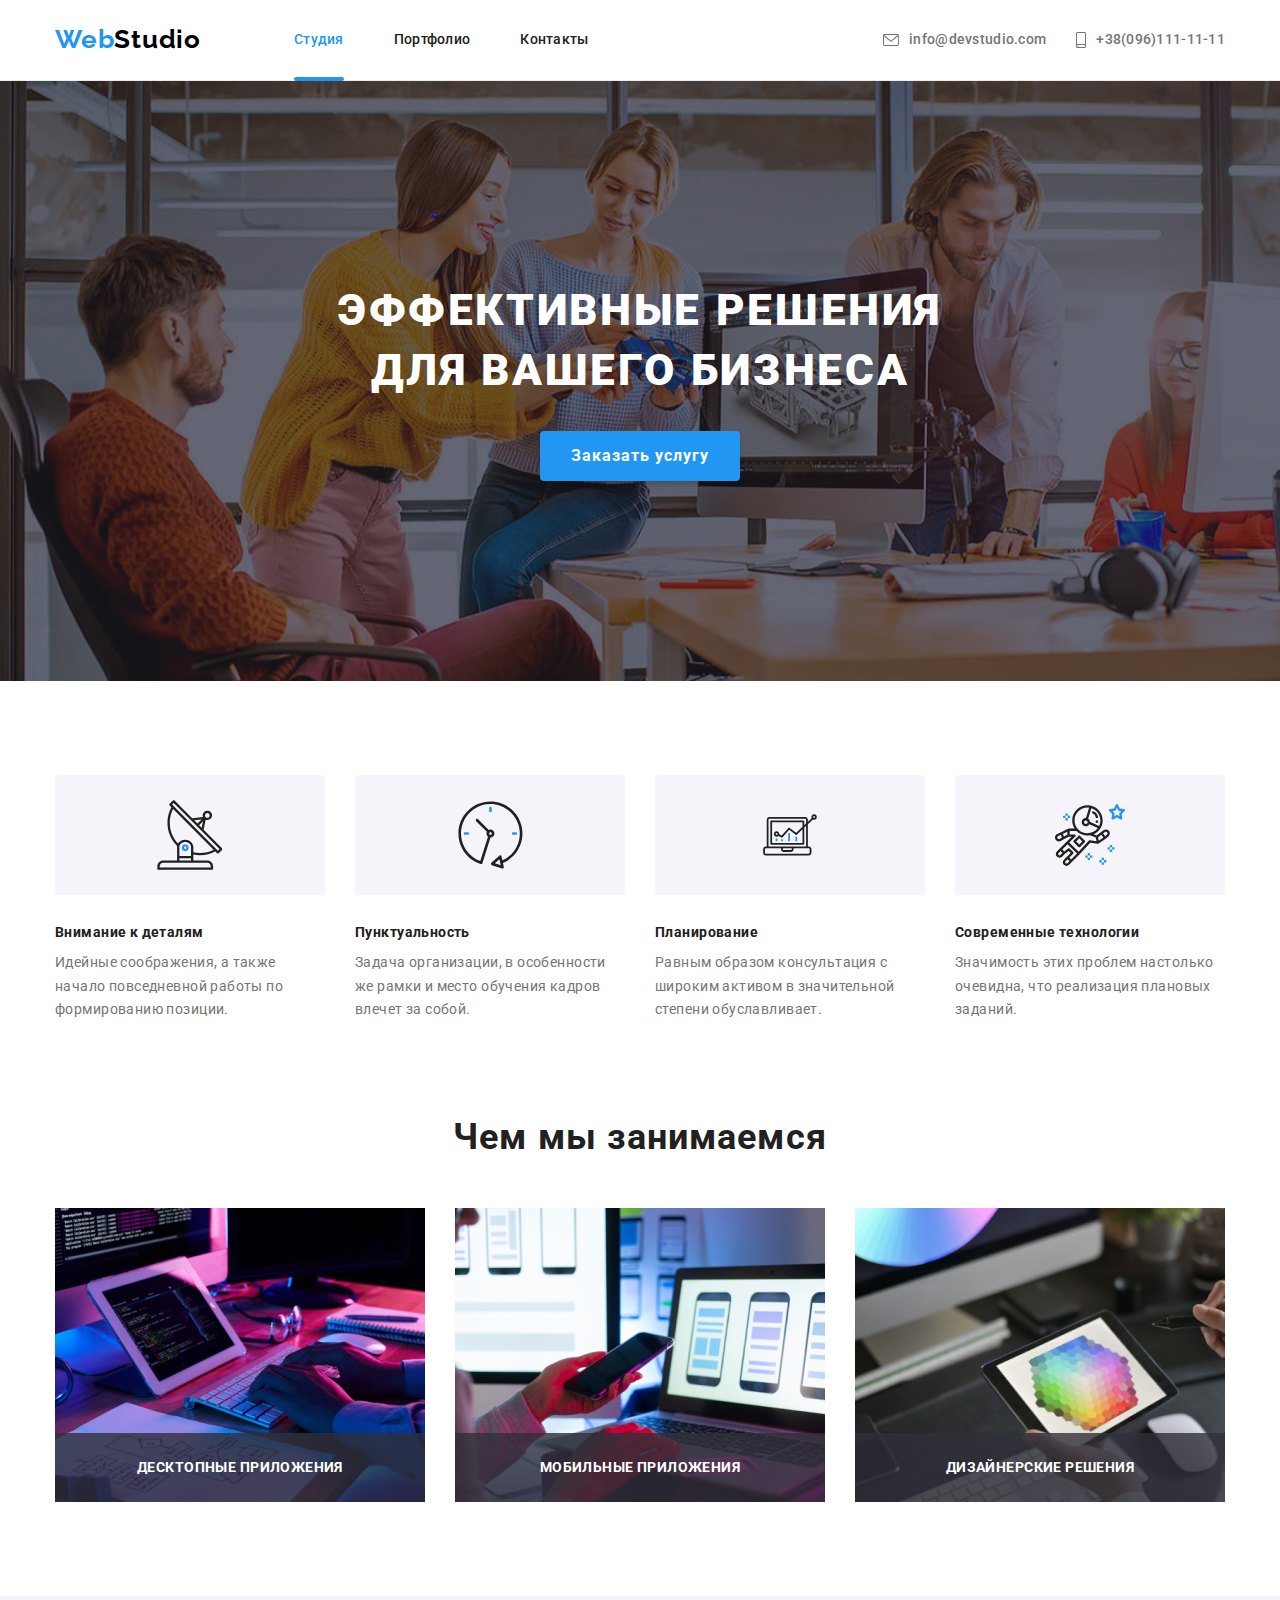
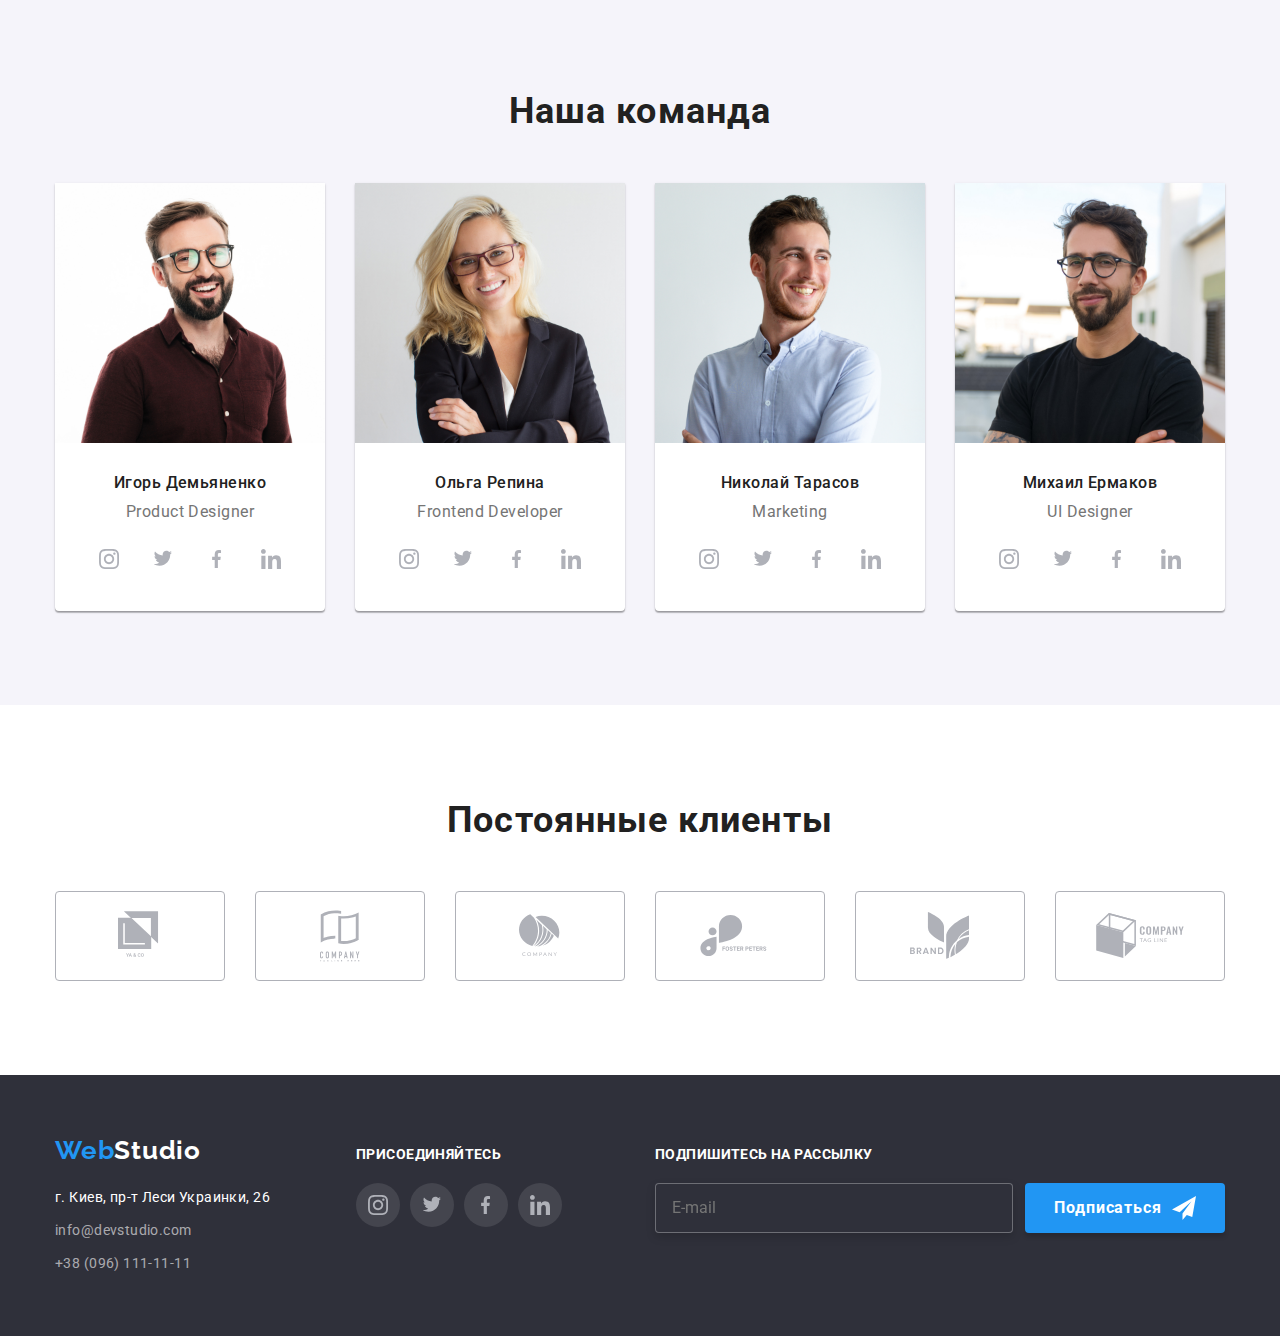
<file: index.html>
<!DOCTYPE html>
<html lang="ru">
  <head>
    <meta charset="UTF-8" />
    <meta name="viewport" content="width=device-width, initial-scale=1.0" />
    <title>Home_work</title>
    <link rel="stylesheet" href="./css/main.min.css" />
    <link
      rel="stylesheet"
      href="https://fonts.googleapis.com/css2?family=Raleway:wght@700&family=Roboto:wght@400;500;700;900&display=swap"
    />
  </head>
  <body>
    <header class="header">
      <div class="container header-flexbox">
        <nav class="header-menu">
          <a class="logo" href="./index.html"
            >Web<span class="logo--header">Studio</span>
          </a>
          <ul class="navigation">
            <li class="navigation-item">
              <a class="navigation-link current" href="./index.html">Студия</a>
            </li>
            <li class="navigation-item">
              <a class="navigation-link" href="./portfolio.html">Портфолио</a>
            </li>
            <li class="navigation-item">
              <a class="navigation-link" href="">Контакты</a>
            </li>
          </ul>
        </nav>
        <ul class="contacts">
          <li class="contacts-item">
            <a href="mailto:info@devstudio.com" class="contacts-link"
              ><svg class="contacts-icon" width="16" height="12">
                <use
                  href="./images/icons/symbol-defs.svg#icon-envelope"
                ></use></svg
              >info@devstudio.com</a
            >
          </li>
          <li class="contacts-item">
            <a href="tel:+380961111111" class="contacts-link"
              ><svg class="contacts-icon" width="10" height="16">
                <use
                  href="./images/icons/symbol-defs.svg#icon-smartphone"
                ></use></svg
              >+38(096)111-11-11</a
            >
          </li>
        </ul>
      </div>
    </header>
    <main>
      <section class="hero">
        <h1 class="hero__title">Эффективные решения для вашего бизнеса</h1>
        <button class="button" data-modal-open>Заказать услугу</button>
      </section>
      <!-- Преимущества компании -->
      <section class="benefits">
        <div class="container">
          <ul class="benefits__list">
            <li class="benefits__item">
              <div class="benefits__icon">
                <svg width="65.32" height="70">
                  <use href="./images/icons/symbol-defs.svg#icon-antenna"></use>
                </svg>
              </div>
              <h3 class="benefits__title">Внимание к деталям</h3>
              <p class="benefits__text">
                Идейные соображения, а также начало повседневной работы по
                формированию позиции.
              </p>
            </li>
            <li class="benefits__item">
              <div class="benefits__icon">
                <svg width="66.96" height="70">
                  <use href="./images/icons/symbol-defs.svg#icon-clock"></use>
                </svg>
              </div>
              <h3 class="benefits__title">Пунктуальность</h3>
              <p class="benefits__text">
                Задача организации, в особенности же рамки и место обучения
                кадров влечет за собой.
              </p>
            </li>
            <li class="benefits__item">
              <div class="benefits__icon">
                <svg width="70" height="53.69">
                  <use href="./images/icons/symbol-defs.svg#icon-diagram"></use>
                </svg>
              </div>
              <h3 class="benefits__title">Планирование</h3>
              <p class="benefits__text">
                Равным образом консультация с широким активом в значительной
                степени обуславливает.
              </p>
            </li>
            <li class="benefits__item">
              <div class="benefits__icon">
                <svg width="70" height="70">
                  <use
                    href="./images/icons/symbol-defs.svg#icon-astronaut"
                  ></use>
                </svg>
              </div>
              <h3 class="benefits__title">Современные технологии</h3>
              <p class="benefits__text">
                Значимость этих проблем настолько очевидна, что реализация
                плановых заданий.
              </p>
            </li>
          </ul>
        </div>
      </section>
      <!-- Чем занимается компания -->
      <section class="work">
        <div class="container">
          <h2 class="work__title">Чем мы занимаемся</h2>
          <ul class="work__list">
            <li class="work__item">
              <img src="./images/img.jpg" width="370" alt="рабочее место" />
              <h3 class="work__text">Десктопные приложения</h3>
            </li>
            <li class="work__item">
              <img src="./images/img-(1).jpg" width="370" alt="смартфон" />
              <h3 class="work__text">Мобильные приложения</h3>
            </li>
            <li class="work__item">
              <img
                src="./images/img-(2).jpg"
                width="370"
                alt="дизайнерский макет"
              />
              <h3 class="work__text">Дизайнерские решения</h3>
            </li>
          </ul>
        </div>
      </section>
      <!-- Наша команда -->
      <section class="team">
        <div class="container">
          <h2 class="team__title">Наша команда</h2>
          <ul class="team__list">
            <li class="team__item">
              <img
                class="team-img"
                width="270"
                src="./images/Igor.jpg"
                alt="Игорь Демьяненко"
              />
              <div class="team__content">
                <h3 class="team__name">Игорь Демьяненко</h3>
                <p lang="en" class="team__text">Product Designer</p>
                <ul class="social-list">
                  <li class="social-item">
                    <a href="https://www.instagram.com/" class="social-link"
                      ><svg class="social-icon" width="20" height="20">
                        <use
                          href="./images/icons/symbol-defs.svg#icon-instagram"
                        ></use></svg
                    ></a>
                  </li>
                  <li class="social-item">
                    <a href="https://twitter.com/?lang=ru" class="social-link"
                      ><svg class="social-icon" width="20" height="16.5">
                        <use
                          href="./images/icons/symbol-defs.svg#icon-twitter"
                        ></use></svg
                    ></a>
                  </li>
                  <li class="social-item">
                    <a href="https://www.facebook.com/" class="social-link"
                      ><svg class="social-icon" width="10" height="20">
                        <use
                          href="./images/icons/symbol-defs.svg#icon-facebook"
                        ></use></svg
                    ></a>
                  </li>
                  <li class="social-item">
                    <a href="https://www.linkedin.com/" class="social-link"
                      ><svg class="social-icon" width="20" height="20">
                        <use
                          href="./images/icons/symbol-defs.svg#icon-linkedin"
                        ></use></svg
                    ></a>
                  </li>
                </ul>
              </div>
            </li>
            <li class="team__item">
              <img
                class="team-img"
                width="270"
                src="./images/Olga.jpg"
                alt="Ольга Репина"
              />
              <div class="team__content">
                <h3 class="team__name">Ольга Репина</h3>
                <p lang="en" class="team__text">Frontend Developer</p>
                <ul class="social-list">
                  <li class="social-item">
                    <a href="https://www.instagram.com/" class="social-link"
                      ><svg class="social-icon" width="20" height="20">
                        <use
                          href="./images/icons/symbol-defs.svg#icon-instagram"
                        ></use></svg
                    ></a>
                  </li>
                  <li class="social-item">
                    <a href="https://twitter.com/?lang=ru" class="social-link"
                      ><svg class="social-icon" width="20" height="16.5">
                        <use
                          href="./images/icons/symbol-defs.svg#icon-twitter"
                        ></use></svg
                    ></a>
                  </li>
                  <li class="social-item">
                    <a href="https://www.facebook.com/" class="social-link"
                      ><svg class="social-icon" width="10" height="20">
                        <use
                          href="./images/icons/symbol-defs.svg#icon-facebook"
                        ></use></svg
                    ></a>
                  </li>
                  <li class="social-item">
                    <a href="https://www.linkedin.com/" class="social-link"
                      ><svg class="social-icon" width="20" height="20">
                        <use
                          href="./images/icons/symbol-defs.svg#icon-linkedin"
                        ></use></svg
                    ></a>
                  </li>
                </ul>
              </div>
            </li>
            <li class="team__item">
              <img
                class="team-img"
                width="270"
                src="./images/Nikolaj.jpg"
                alt="Николай Тарасов"
              />
              <div class="team__content">
                <h3 class="team__name">Николай Тарасов</h3>
                <p lang="en" class="team__text">Marketing</p>
                <ul class="social-list">
                  <li class="social-item">
                    <a href="https://www.instagram.com/" class="social-link"
                      ><svg class="social-icon" width="20" height="20">
                        <use
                          href="./images/icons/symbol-defs.svg#icon-instagram"
                        ></use></svg
                    ></a>
                  </li>
                  <li class="social-item">
                    <a href="https://twitter.com/?lang=ru" class="social-link"
                      ><svg class="social-icon" width="20" height="16.5">
                        <use
                          href="./images/icons/symbol-defs.svg#icon-twitter"
                        ></use></svg
                    ></a>
                  </li>
                  <li class="social-item">
                    <a href="https://www.facebook.com/" class="social-link"
                      ><svg class="social-icon" width="10" height="20">
                        <use
                          href="./images/icons/symbol-defs.svg#icon-facebook"
                        ></use></svg
                    ></a>
                  </li>
                  <li class="social-item">
                    <a href="https://www.linkedin.com/" class="social-link"
                      ><svg class="social-icon" width="20" height="20">
                        <use
                          href="./images/icons/symbol-defs.svg#icon-linkedin"
                        ></use></svg
                    ></a>
                  </li>
                </ul>
              </div>
            </li>
            <li class="team__item">
              <img
                class="team-img"
                width="270"
                src="./images/Mihail.jpg"
                alt="Михаил Ермаков"
              />
              <div class="team__content">
                <h3 class="team__name">Михаил Ермаков</h3>
                <p lang="en" class="team__text">UI Designer</p>
                <ul class="social-list">
                  <li class="social-item">
                    <a href="https://www.instagram.com/" class="social-link"
                      ><svg class="social-icon" width="20" height="20">
                        <use
                          href="./images/icons/symbol-defs.svg#icon-instagram"
                        ></use></svg
                    ></a>
                  </li>
                  <li class="social-item">
                    <a href="https://twitter.com/?lang=ru" class="social-link"
                      ><svg class="social-icon" width="20" height="16.5">
                        <use
                          href="./images/icons/symbol-defs.svg#icon-twitter"
                        ></use></svg
                    ></a>
                  </li>
                  <li class="social-item">
                    <a href="https://www.facebook.com/" class="social-link"
                      ><svg class="social-icon" width="10" height="20">
                        <use
                          href="./images/icons/symbol-defs.svg#icon-facebook"
                        ></use></svg
                    ></a>
                  </li>
                  <li class="social-item">
                    <a href="https://www.linkedin.com/" class="social-link"
                      ><svg class="social-icon" width="20" height="20">
                        <use
                          href="./images/icons/symbol-defs.svg#icon-linkedin"
                        ></use></svg
                    ></a>
                  </li>
                </ul>
              </div>
            </li>
          </ul>
        </div>
      </section>
      <section class="clients">
        <div class="container">
          <h2 class="clients__title">Постоянные клиенты</h2>
          <ul class="clients__list">
            <li class="clients__item">
              <a href="" class="clients__link"
                ><svg class="clients__icon" width="44.27" height="49.23">
                  <use
                    href="./images/icons/symbol-defs.svg#icon-logo_1"
                  ></use></svg
              ></a>
            </li>
            <li class="clients__item">
              <a href="" class="clients__link"
                ><svg class="clients__icon" width="40" height="52">
                  <use
                    href="./images/icons/symbol-defs.svg#icon-logo_2"
                  ></use></svg
              ></a>
            </li>
            <li class="clients__item">
              <a href="" class="clients__link"
                ><svg class="clients__icon" width="41" height="42.6">
                  <use
                    href="./images/icons/symbol-defs.svg#icon-logo_3"
                  ></use></svg
              ></a>
            </li>
            <li class="clients__item">
              <a href="" class="clients__link"
                ><svg class="clients__icon" width="79.66" height="42.02">
                  <use
                    href="./images/icons/symbol-defs.svg#icon-logo_4"
                  ></use></svg
              ></a>
            </li>
            <li class="clients__item">
              <a href="" class="clients__link"
                ><svg class="clients__icon" width="59" height="47">
                  <use
                    href="./images/icons/symbol-defs.svg#icon-logo_5"
                  ></use></svg
              ></a>
            </li>
            <li class="clients__item">
              <a href="" class="clients__link"
                ><svg class="clients__icon" width="88.46" height="45.44">
                  <use
                    href="./images/icons/symbol-defs.svg#icon-logo_6"
                  ></use></svg
              ></a>
            </li>
          </ul>
        </div>
      </section>
    </main>
    <footer class="footer">
      <div class="container footer-container">
        <div>
          <a class="logo" href="./index.html">
            Web<span class="logo--footer">Studio</span>
          </a>
          <address class="address">
            <span class="address-text">г. Киев, пр-т Леси Украинки, 26</span>
            <a href="mailto:info@devstudio.com" class="footer-contact"
              >info@devstudio.com</a
            >
            <a href="tel:+380961111111" class="footer-contact"
              >+38 (096) 111-11-11</a
            >
          </address>
        </div>
        <div class="footer-social">
          <p class="footer-social-title">присоединяйтесь</p>
          <ul class="social-list">
            <li class="social-item">
              <a href="https://www.instagram.com/" class="social-link"
                ><svg class="social-icon" width="20" height="20">
                  <use
                    href="./images/icons/symbol-defs.svg#icon-instagram"
                  ></use></svg
              ></a>
            </li>
            <li class="social-item">
              <a href="https://twitter.com/?lang=ru" class="social-link"
                ><svg class="social-icon" width="20" height="16.5">
                  <use
                    href="./images/icons/symbol-defs.svg#icon-twitter"
                  ></use></svg
              ></a>
            </li>
            <li class="social-item">
              <a href="https://www.facebook.com/" class="social-link"
                ><svg class="social-icon" width="10" height="20">
                  <use
                    href="./images/icons/symbol-defs.svg#icon-facebook"
                  ></use></svg
              ></a>
            </li>
            <li class="social-item">
              <a href="https://www.linkedin.com/" class="social-link"
                ><svg class="social-icon" width="20" height="20">
                  <use
                    href="./images/icons/symbol-defs.svg#icon-linkedin"
                  ></use></svg
              ></a>
            </li>
          </ul>
        </div>
        <form class="subscribe-form" autocomplete="off">
          <div>
            <b class="subscribe-form-text"> Подпишитесь на рассылку</b>
            <input
              type="email"
              class="subscribe-input"
              name="mail"
              id="mail"
              placeholder="E-mail"
            />
          </div>
          <button type="submit" class="button button--submit">
            <span class="subscribe-button-text">Подписаться</span>
            <svg
              width="24"
              height="24"
              fill="none"
              xmlns="http://www.w3.org/2000/svg"
            >
              <path
                d="M24 0L0 13.5l7.67 2.84L19.5 5.25l-8.998 12.14.007.002-.009-.002V24l4.301-5.018L20.251 21 24 0z"
                fill="#fff"
              />
            </svg>
          </button>
        </form>
      </div>
    </footer>
    <div class="backdrop is-hidden" data-modal>
      <div class="modal">
        <button class="modal-close-button" data-modal-close>
          <svg
            class="modal-close-button-icon"
            width="11"
            height="11"
            fill="none"
            xmlns="http://www.w3.org/2000/svg"
          >
            <path
              d="M11 1.108L9.892 0 5.5 4.392 1.108 0 0 1.108 4.392 5.5 0 9.892 1.108 11 5.5 6.608 9.892 11 11 9.892 6.608 5.5 11 1.108z"
            />
          </svg>
        </button>
        <form class="modal-form" autocomplete="off">
          <span class="modal-form-text"
            >Оставьте свои данные, мы вам перезвоним</span
          >

          <div class="modal-form-field">
            <label for="name" class="modal-form-label">Имя</label>
            <input type="text" class="modal-form-input" name="name" id="name" />
            <svg
              width="12"
              height="12"
              class="modal__form-icon name"
              xmlns="http://www.w3.org/2000/svg"
            >
              <path
                d="M6 6a3 3 0 100-6 3 3 0 100 6zm0 1.5c-2.002 0-6 1.005-6 3v.75c0 .412.338.75.75.75h10.5c.412 0 .75-.338.75-.75v-.75c0-1.995-3.998-3-6-3z"
              />
            </svg>
          </div>

          <div class="modal-form-field">
            <label for="telephone" class="modal-form-label">Телефон</label>
            <input
              type="tel"
              class="modal-form-input"
              name="telephone"
              id="telephone"
            />
            <svg
              class="modal__form-icon phone"
              width="14"
              height="14"
              xmlns="http://www.w3.org/2000/svg"
            >
              <path
                d="M11.996 9.123l-1.838-.21a1.44 1.44 0 00-1.187.412l-1.332 1.332a10.888 10.888 0 01-4.769-4.77L4.21 4.55a1.44 1.44 0 00.412-1.187l-.21-1.824a1.448 1.448 0 00-1.44-1.28H1.72C.902.257.222.937.272 1.754c.384 6.18 5.327 11.116 11.5 11.5.817.05 1.498-.63 1.498-1.448v-1.252a1.434 1.434 0 00-1.274-1.432z"
              />
            </svg>
          </div>

          <div class="modal-form-field">
            <label for="email" class="modal-form-label">Почта</label>
            <input
              type="email"
              class="modal-form-input"
              name="email"
              id="email"
            />
            <svg
              class="modal__form-icon letter"
              width="16"
              height="12"
              xmlns="http://www.w3.org/2000/svg"
            >
              <path
                d="M14 0H2C1.175 0 .507.675.507 1.5l-.007 9c0 .825.675 1.5 1.5 1.5h12c.825 0 1.5-.675 1.5-1.5v-9C15.5.675 14.825 0 14 0zm-.3 3.188L8.398 6.502a.759.759 0 01-.795 0L2.3 3.187a.637.637 0 11.675-1.08L8 5.25l5.025-3.143a.637.637 0 11.675 1.08z"
              />
            </svg>
          </div>

          <div class="comment">
            <label for="comment" class="modal-form-label">Комментарий</label>
            <textarea
              name="comment"
              id="comment"
              rows="5"
              placeholder="Введите текст"
              class="form-comment"
            ></textarea>
          </div>
          <div class="agreement-field">
            <label class="agreement-text">
              <input type="checkbox" class="agreement" />
              <span class="agreement-icon"></span>
              Соглашаюсь с рассылкой и принимаю
              <a href="">&nbsp;Условия договора</a>
            </label>
          </div>

          <button type="submit" class="button">Отправить</button>
        </form>
      </div>
    </div>
    <script src="./js/modal.js"></script>
  </body>
</html>
</file>
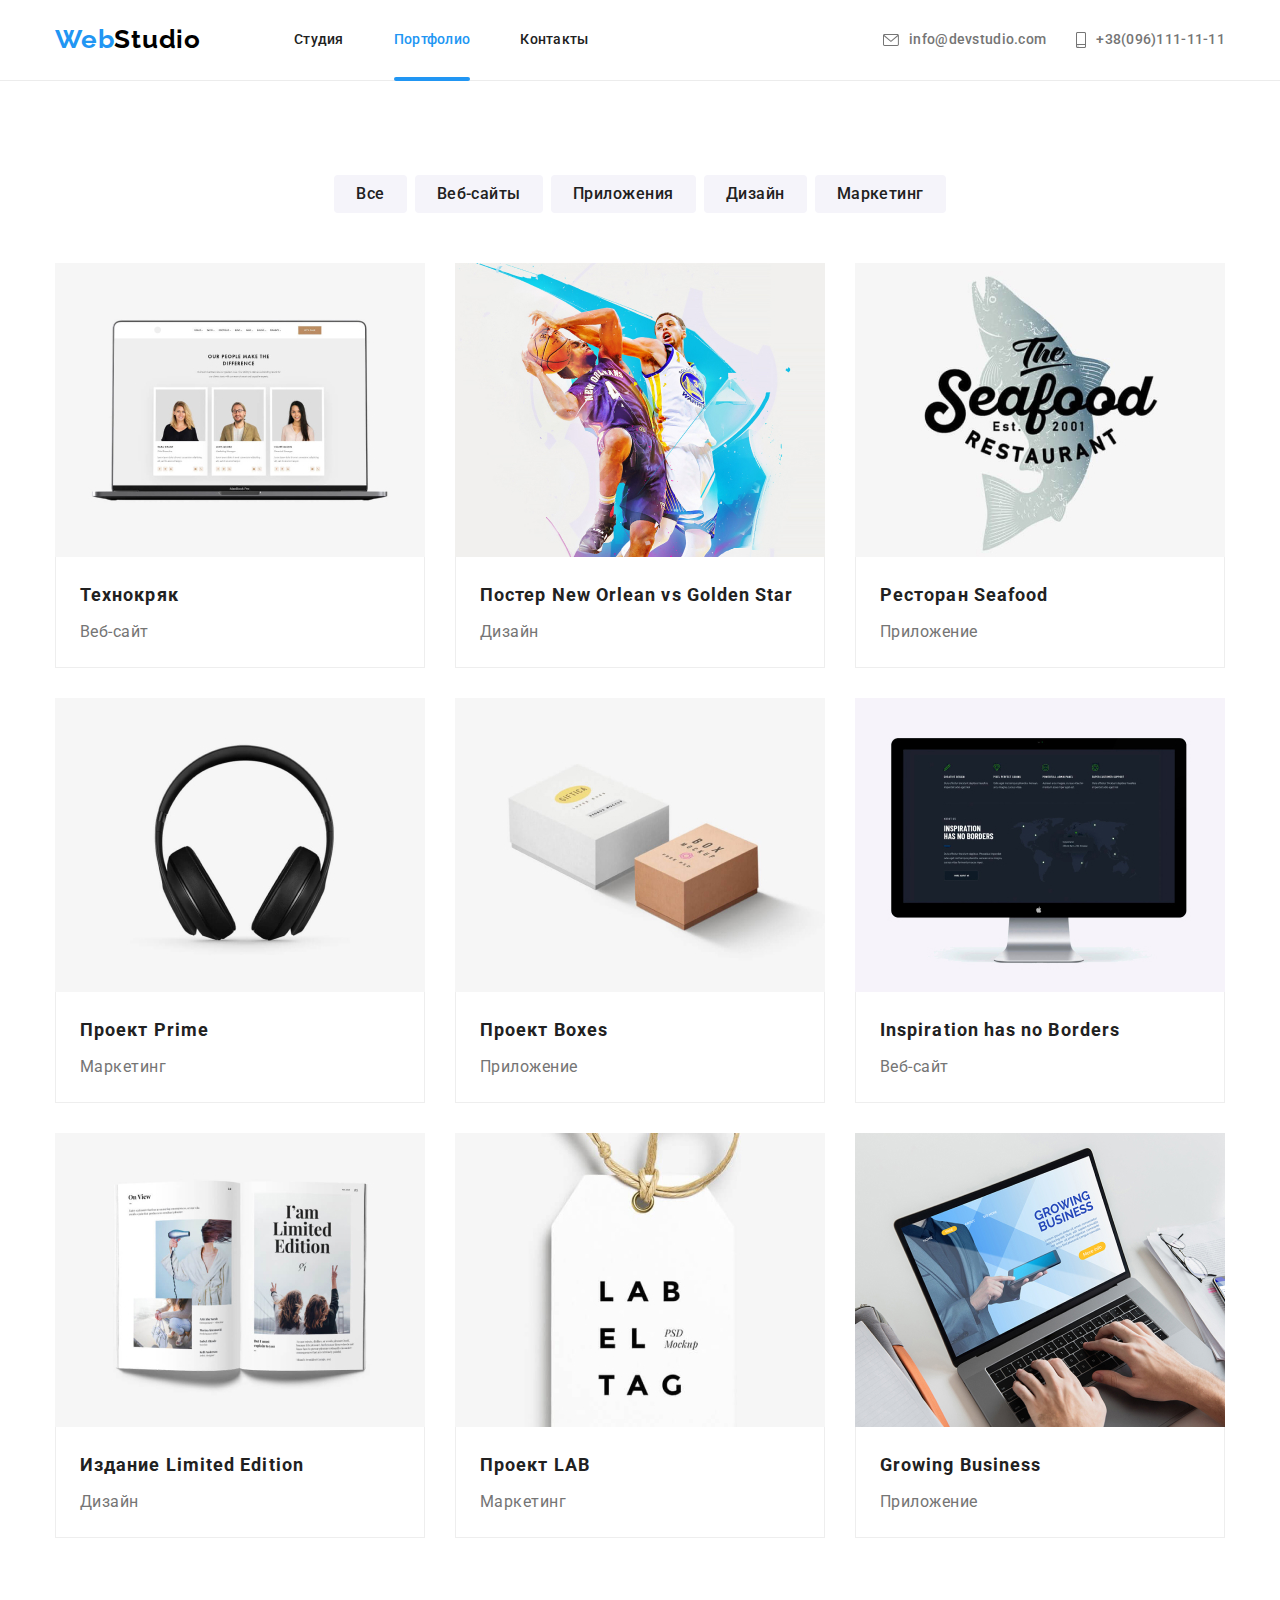
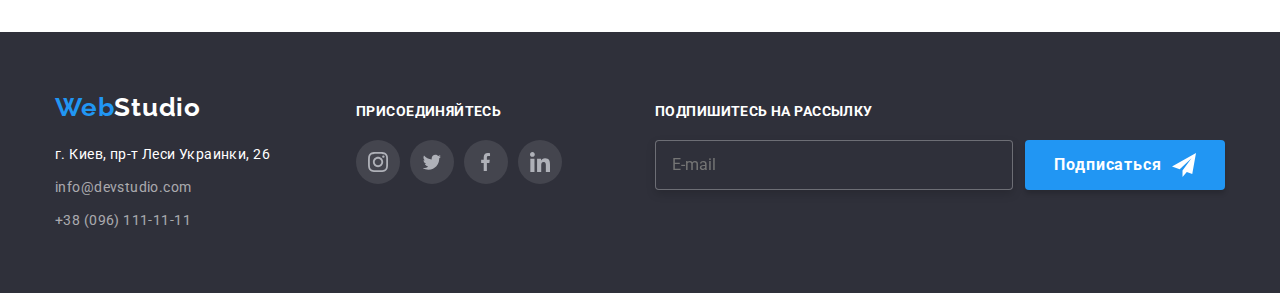
<file: portfolio.html>
<!DOCTYPE html>
<html lang="ru">
  <head>
    <meta charset="UTF-8" />
    <meta name="viewport" content="width=device-width, initial-scale=1.0" />
    <title>Home_work</title>
    <link rel="stylesheet" href="./css/main.min.css" />
    <link
      rel="stylesheet"
      href="https://fonts.googleapis.com/css2?family=Raleway:wght@700&family=Roboto:wght@400;500;700;900&display=swap"
    />
  </head>
  <body>
    <header class="header">
      <div class="container header-flexbox">
        <nav class="header-menu">
          <a class="logo" href="./index.html"
            >Web<span class="logo--header">Studio</span>
          </a>
          <ul class="navigation">
            <li class="navigation-item">
              <a class="navigation-link" href="./index.html">Студия</a>
            </li>
            <li class="navigation-item">
              <a class="navigation-link current" href="./portfolio.html"
                >Портфолио</a
              >
            </li>
            <li class="navigation-item">
              <a class="navigation-link" href="">Контакты</a>
            </li>
          </ul>
        </nav>
        <ul class="contacts">
          <li class="contacts-item">
            <a href="mailto:info@devstudio.com" class="contacts-link"
              ><svg class="contacts-icon" width="16" height="12">
                <use
                  href="./images/icons/symbol-defs.svg#icon-envelope"
                ></use></svg
              >info@devstudio.com</a
            >
          </li>
          <li class="contacts-item">
            <a href="tel:+380961111111" class="contacts-link"
              ><svg class="contacts-icon" width="10" height="16">
                <use
                  href="./images/icons/symbol-defs.svg#icon-smartphone"
                ></use></svg
              >+38(096)111-11-11</a
            >
          </li>
        </ul>
      </div>
    </header>
    <main>
      <div class="portfolio">
        <div class="container">
          <ul class="portfolio__menu">
            <li class="portfolio__menu__item">
              <button type="button" class="portfolio__button">Все</button>
            </li>
            <li class="portfolio__menu__item">
              <button type="button" class="portfolio__button">Веб-сайты</button>
            </li>
            <li class="portfolio__menu__item">
              <button type="button" class="portfolio__button">
                Приложения
              </button>
            </li>
            <li class="portfolio__menu__item">
              <button type="button" class="portfolio__button">Дизайн</button>
            </li>
            <li class="portfolio__menu__item">
              <button type="button" class="portfolio__button">Маркетинг</button>
            </li>
          </ul>
          <ul class="portfolio__list">
            <li class="portfolio__item">
              <a href="" class="portfolio__link">
                <div class="overlay">
                  <img
                    src="./images/tehnokrjak.jpg"
                    width="370"
                    alt="Веб-сайт"
                  />
                  <p class="portfolio__subtext">
                    Технокряк это современная площадка распространения
                    коронавируса. Компании используют эту платформу для
                    цифрового шпионажа и атак на защищённые сервера конкурентов.
                  </p>
                </div>
                <div class="portfolio__content-box">
                  <h3 class="portfolio__title">Технокряк</h3>
                  <p class="portfolio__text">Веб-сайт</p>
                </div>
              </a>
            </li>
            <li class="portfolio__item">
              <a href="" class="portfolio__link">
                <div class="overlay">
                  <img
                    src="./images/orleanvsstar.jpg"
                    width="370"
                    alt="Постер New Orlean vs Golden Star"
                  />
                  <p class="portfolio__subtext">
                    Технокряк это современная площадка распространения
                    коронавируса. Компании используют эту платформу для
                    цифрового шпионажа и атак на защищённые сервера конкурентов.
                  </p>
                </div>
                <div class="portfolio__content-box">
                  <h3 class="portfolio__title">
                    Постер New Orlean vs Golden Star
                  </h3>
                  <p class="portfolio__text">Дизайн</p>
                </div></a
              >
            </li>
            <li class="portfolio__item">
              <a href="" class="portfolio__link">
                <div class="overlay">
                  <img
                    src="./images/seafood.jpg"
                    width="370"
                    alt="Ресторан Seafood"
                  />
                  <p class="portfolio__subtext">
                    Технокряк это современная площадка распространения
                    коронавируса. Компании используют эту платформу для
                    цифрового шпионажа и атак на защищённые сервера конкурентов.
                  </p>
                </div>
                <div class="portfolio__content-box">
                  <h3 class="portfolio__title">Ресторан Seafood</h3>
                  <p class="portfolio__text">Приложение</p>
                </div></a
              >
            </li>
            <li class="portfolio__item">
              <a href="" class="portfolio__link">
                <div class="overlay">
                  <img
                    src="./images/prime.jpg"
                    width="370"
                    alt="Проект Prime"
                  />
                  <p class="portfolio__subtext">
                    Технокряк это современная площадка распространения
                    коронавируса. Компании используют эту платформу для
                    цифрового шпионажа и атак на защищённые сервера конкурентов.
                  </p>
                </div>
                <div class="portfolio__content-box">
                  <h3 class="portfolio__title">Проект Prime</h3>
                  <p class="portfolio__text">Маркетинг</p>
                </div></a
              >
            </li>
            <li class="portfolio__item">
              <a href="" class="portfolio__link">
                <div class="overlay">
                  <img
                    src="./images/boxes.jpg"
                    width="370"
                    alt="Проект Boxes"
                  />
                  <p class="portfolio__subtext">
                    Технокряк это современная площадка распространения
                    коронавируса. Компании используют эту платформу для
                    цифрового шпионажа и атак на защищённые сервера конкурентов.
                  </p>
                </div>
                <div class="portfolio__content-box">
                  <h3 class="portfolio__title">Проект Boxes</h3>
                  <p class="portfolio__text">Приложение</p>
                </div></a
              >
            </li>
            <li class="portfolio__item">
              <a href="" class="portfolio__link">
                <div class="overlay">
                  <img
                    src="./images/inspiration.jpg"
                    width="370"
                    alt="Inspiration has no Borders"
                  />
                  <p class="portfolio__subtext">
                    Технокряк это современная площадка распространения
                    коронавируса. Компании используют эту платформу для
                    цифрового шпионажа и атак на защищённые сервера конкурентов.
                  </p>
                </div>
                <div class="portfolio__content-box">
                  <h3 class="portfolio__title">Inspiration has no Borders</h3>
                  <p class="portfolio__text">Веб-сайт</p>
                </div></a
              >
            </li>
            <li class="portfolio__item">
              <a href="" class="portfolio__link">
                <div class="overlay">
                  <img
                    src="./images/limited_edition.jpg"
                    width="370"
                    alt="Издание Limited Edition"
                  />
                  <p class="portfolio__subtext">
                    Технокряк это современная площадка распространения
                    коронавируса. Компании используют эту платформу для
                    цифрового шпионажа и атак на защищённые сервера конкурентов.
                  </p>
                </div>
                <div class="portfolio__content-box">
                  <h3 class="portfolio__title">Издание Limited Edition</h3>
                  <p class="portfolio__text">Дизайн</p>
                </div></a
              >
            </li>
            <li class="portfolio__item">
              <a href="" class="portfolio__link">
                <div class="overlay">
                  <img src="./images/lab.jpg" width="370" alt="Проект LAB" />
                  <p class="portfolio__subtext">
                    Технокряк это современная площадка распространения
                    коронавируса. Компании используют эту платформу для
                    цифрового шпионажа и атак на защищённые сервера конкурентов.
                  </p>
                </div>
                <div class="portfolio__content-box">
                  <h3 class="portfolio__title">Проект LAB</h3>
                  <p class="portfolio__text">Маркетинг</p>
                </div></a
              >
            </li>
            <li class="portfolio__item">
              <a href="" class="portfolio__link">
                <div class="overlay">
                  <img
                    src="./images/growing_business.jpg"
                    width="370"
                    alt="Growing Business"
                  />
                  <p class="portfolio__subtext">
                    Технокряк это современная площадка распространения
                    коронавируса. Компании используют эту платформу для
                    цифрового шпионажа и атак на защищённые сервера конкурентов.
                  </p>
                </div>
                <div class="portfolio__content-box">
                  <h3 class="portfolio__title">Growing Business</h3>
                  <p class="portfolio__text">Приложение</p>
                </div></a
              >
            </li>
          </ul>
        </div>
      </div>
    </main>
    <footer class="footer">
      <div class="container footer-container">
        <div>
          <a class="logo" href="./index.html">
            Web<span class="logo--footer">Studio</span>
          </a>
          <address class="address">
            <span class="address-text">г. Киев, пр-т Леси Украинки, 26</span>
            <a href="mailto:info@devstudio.com" class="footer-contact"
              >info@devstudio.com</a
            >
            <a href="tel:+380961111111" class="footer-contact"
              >+38 (096) 111-11-11</a
            >
          </address>
        </div>
        <div class="footer-social">
          <p class="footer-social-title">присоединяйтесь</p>
          <ul class="social-list">
            <li class="social-item">
              <a href="https://www.instagram.com/" class="social-link"
                ><svg class="social-icon" width="20" height="20">
                  <use
                    href="./images/icons/symbol-defs.svg#icon-instagram"
                  ></use></svg
              ></a>
            </li>
            <li class="social-item">
              <a href="https://twitter.com/?lang=ru" class="social-link"
                ><svg class="social-icon" width="20" height="16.5">
                  <use
                    href="./images/icons/symbol-defs.svg#icon-twitter"
                  ></use></svg
              ></a>
            </li>
            <li class="social-item">
              <a href="https://www.facebook.com/" class="social-link"
                ><svg class="social-icon" width="10" height="20">
                  <use
                    href="./images/icons/symbol-defs.svg#icon-facebook"
                  ></use></svg
              ></a>
            </li>
            <li class="social-item">
              <a href="https://www.linkedin.com/" class="social-link"
                ><svg class="social-icon" width="20" height="20">
                  <use
                    href="./images/icons/symbol-defs.svg#icon-linkedin"
                  ></use></svg
              ></a>
            </li>
          </ul>
        </div>
        <form class="subscribe-form" autocomplete="off">
          <div>
            <b class="subscribe-form-text"> Подпишитесь на рассылку</b>
            <input
              type="email"
              class="subscribe-input"
              name="mail"
              id="mail"
              placeholder="E-mail"
            />
          </div>
          <button type="submit" class="button button--submit">
            <span class="subscribe-button-text">Подписаться</span>
            <svg
              width="24"
              height="24"
              fill="none"
              xmlns="http://www.w3.org/2000/svg"
            >
              <path
                d="M24 0L0 13.5l7.67 2.84L19.5 5.25l-8.998 12.14.007.002-.009-.002V24l4.301-5.018L20.251 21 24 0z"
                fill="#fff"
              />
            </svg>
          </button>
        </form>
      </div>
    </footer>
  </body>
</html>
</file>
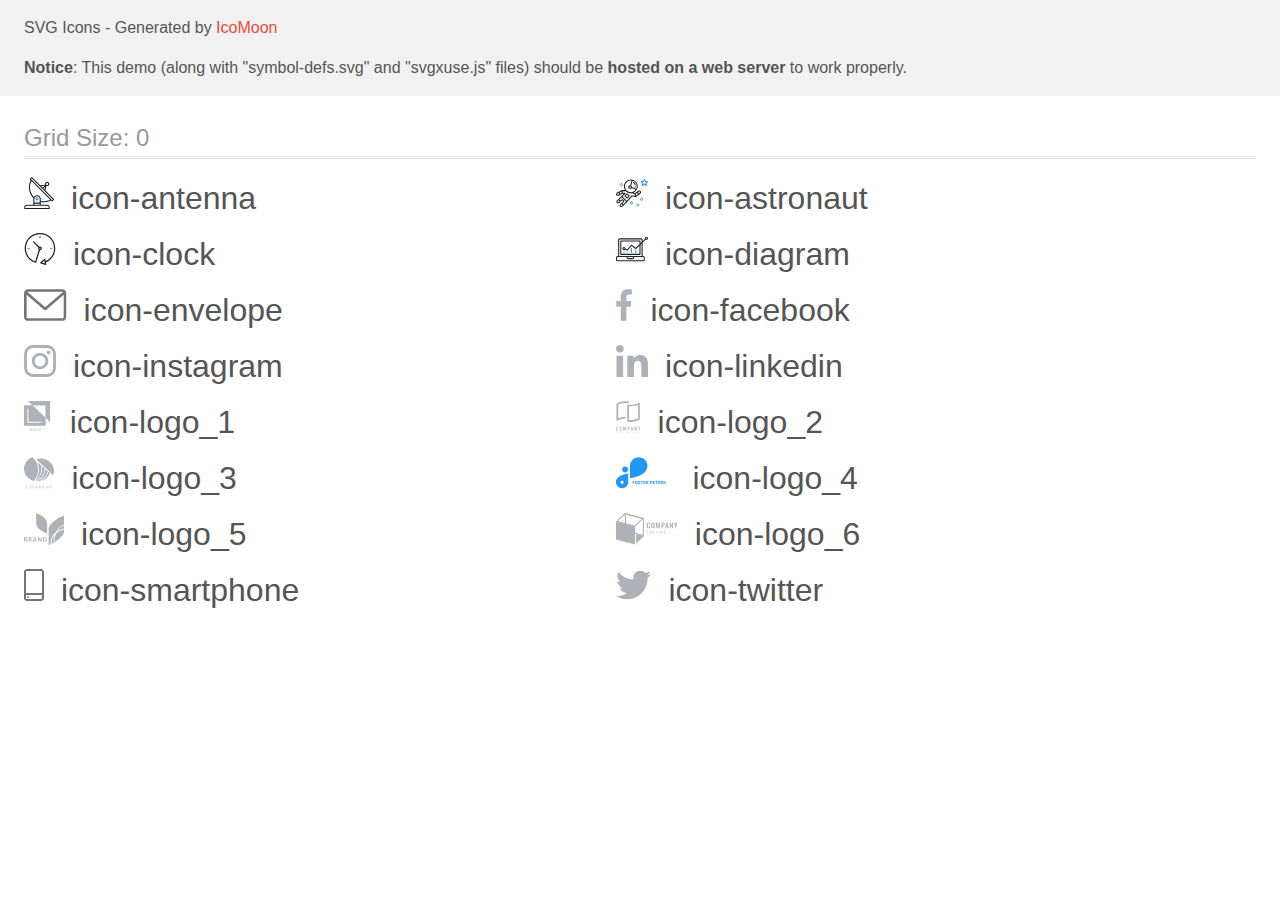
<file: images/icons/sprite/demo-external-svg.html>
<!doctype html>
<html>
<head>
    <title>IcoMoon - SVG Icons</title>
    <meta charset="utf-8">
    <meta name="viewport" content="width=device-width, initial-scale=1">
    <link rel="stylesheet" href="demo-files/demo.css">
    <link rel="stylesheet" href="style.css">
</head>
<body>
<header class="bgc1 clearfix">
<div class="mhl">
    <p>SVG Icons - Generated by <a href="https://icomoon.io/app">IcoMoon</a></p><p><strong>Notice</strong>: This demo (along with "symbol-defs.svg" and "svgxuse.js" files) should be <b>hosted on a web server</b> to work properly.</p>
</div>
</header>
    <div class="clearfix mhl ptl">
        <h1 class="mvm mtn fgc1">Grid Size: 0</h1>
        <div class="glyph fs1">
            <div class="clearfix pbs">
                <svg class="icon icon-antenna"><use xlink:href="symbol-defs.svg#icon-antenna"></use></svg><span class="name"> icon-antenna</span>
            </div>
        </div>
        <div class="glyph fs1">
            <div class="clearfix pbs">
                <svg class="icon icon-astronaut"><use xlink:href="symbol-defs.svg#icon-astronaut"></use></svg><span class="name"> icon-astronaut</span>
            </div>
        </div>
        <div class="glyph fs1">
            <div class="clearfix pbs">
                <svg class="icon icon-clock"><use xlink:href="symbol-defs.svg#icon-clock"></use></svg><span class="name"> icon-clock</span>
            </div>
        </div>
        <div class="glyph fs1">
            <div class="clearfix pbs">
                <svg class="icon icon-diagram"><use xlink:href="symbol-defs.svg#icon-diagram"></use></svg><span class="name"> icon-diagram</span>
            </div>
        </div>
        <div class="glyph fs1">
            <div class="clearfix pbs">
                <svg class="icon icon-envelope"><use xlink:href="symbol-defs.svg#icon-envelope"></use></svg><span class="name"> icon-envelope</span>
            </div>
        </div>
        <div class="glyph fs1">
            <div class="clearfix pbs">
                <svg class="icon icon-facebook"><use xlink:href="symbol-defs.svg#icon-facebook"></use></svg><span class="name"> icon-facebook</span>
            </div>
        </div>
        <div class="glyph fs1">
            <div class="clearfix pbs">
                <svg class="icon icon-instagram"><use xlink:href="symbol-defs.svg#icon-instagram"></use></svg><span class="name"> icon-instagram</span>
            </div>
        </div>
        <div class="glyph fs1">
            <div class="clearfix pbs">
                <svg class="icon icon-linkedin"><use xlink:href="symbol-defs.svg#icon-linkedin"></use></svg><span class="name"> icon-linkedin</span>
            </div>
        </div>
        <div class="glyph fs1">
            <div class="clearfix pbs">
                <svg class="icon icon-logo_1"><use xlink:href="symbol-defs.svg#icon-logo_1"></use></svg><span class="name"> icon-logo_1</span>
            </div>
        </div>
        <div class="glyph fs1">
            <div class="clearfix pbs">
                <svg class="icon icon-logo_2"><use xlink:href="symbol-defs.svg#icon-logo_2"></use></svg><span class="name"> icon-logo_2</span>
            </div>
        </div>
        <div class="glyph fs1">
            <div class="clearfix pbs">
                <svg class="icon icon-logo_3"><use xlink:href="symbol-defs.svg#icon-logo_3"></use></svg><span class="name"> icon-logo_3</span>
            </div>
        </div>
        <div class="glyph fs1">
            <div class="clearfix pbs">
                <svg class="icon icon-logo_4"><use xlink:href="symbol-defs.svg#icon-logo_4"></use></svg><span class="name"> icon-logo_4</span>
            </div>
        </div>
        <div class="glyph fs1">
            <div class="clearfix pbs">
                <svg class="icon icon-logo_5"><use xlink:href="symbol-defs.svg#icon-logo_5"></use></svg><span class="name"> icon-logo_5</span>
            </div>
        </div>
        <div class="glyph fs1">
            <div class="clearfix pbs">
                <svg class="icon icon-logo_6"><use xlink:href="symbol-defs.svg#icon-logo_6"></use></svg><span class="name"> icon-logo_6</span>
            </div>
        </div>
        <div class="glyph fs1">
            <div class="clearfix pbs">
                <svg class="icon icon-smartphone"><use xlink:href="symbol-defs.svg#icon-smartphone"></use></svg><span class="name"> icon-smartphone</span>
            </div>
        </div>
        <div class="glyph fs1">
            <div class="clearfix pbs">
                <svg class="icon icon-twitter"><use xlink:href="symbol-defs.svg#icon-twitter"></use></svg><span class="name"> icon-twitter</span>
            </div>
        </div>
  </div>
<script defer src="svgxuse.js"></script>
</body>
</html>
</file>
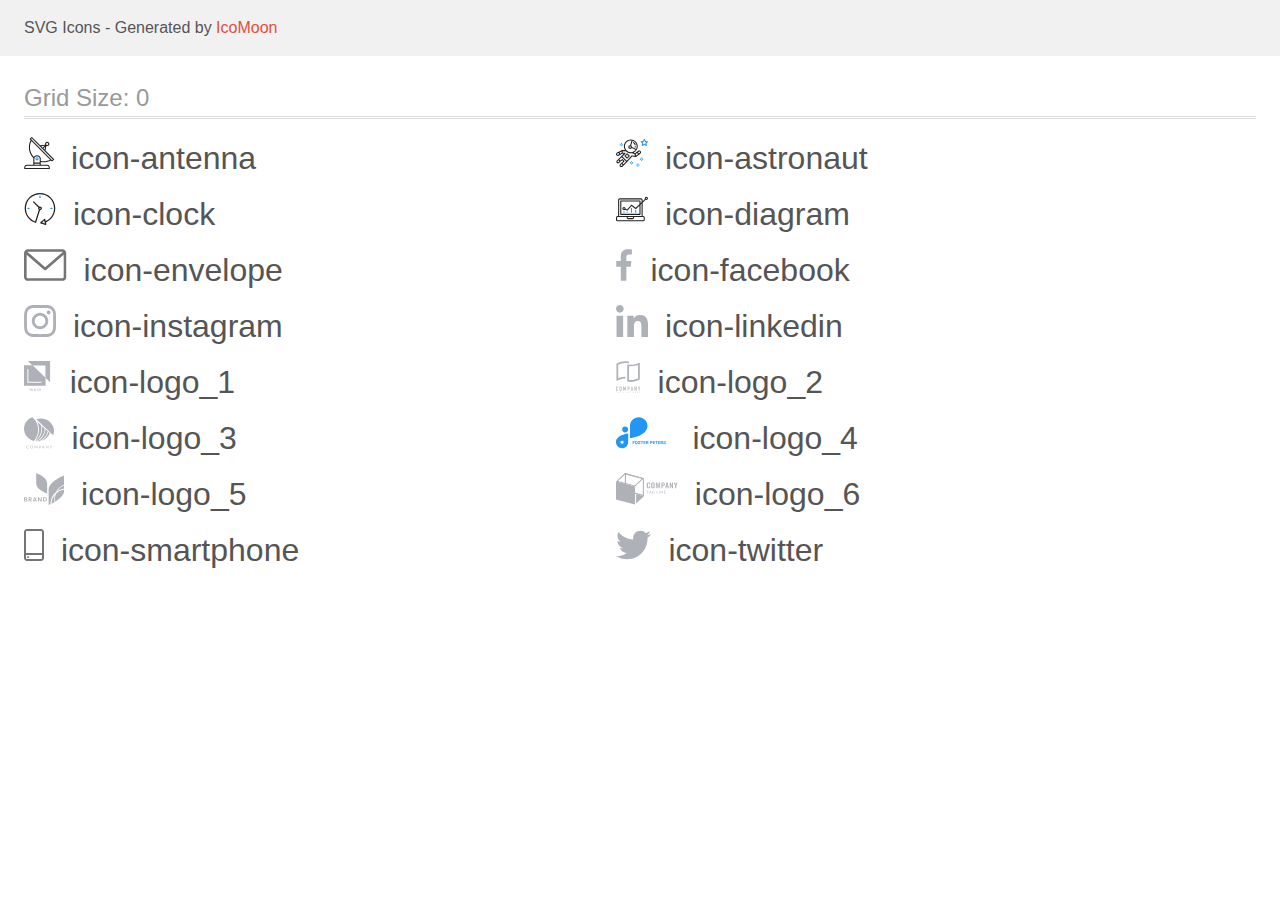
<file: images/icons/sprite/demo.html>
<!doctype html>
<html>
<head>
    <title>IcoMoon - SVG Icons</title>
    <meta charset="utf-8">
    <meta name="viewport" content="width=device-width, initial-scale=1">
    <link rel="stylesheet" href="demo-files/demo.css">
    <link rel="stylesheet" href="style.css">
</head>
<body>
<svg aria-hidden="true" style="position: absolute; width: 0; height: 0; overflow: hidden;" version="1.1" xmlns="http://www.w3.org/2000/svg" xmlns:xlink="http://www.w3.org/1999/xlink">
<defs>
<symbol id="icon-antenna" viewBox="0 0 30 32">
<path fill="#212121" style="fill: var(--color1, #212121)" d="M29.859 22.098l-8.443-8.505 0.937-4.616c0.225 0.090 0.485 0.144 0.758 0.146h0.007c0.008 0 0.017 0 0.026 0 1.192 0 2.159-0.967 2.159-2.159s-0.967-2.159-2.159-2.159c-1.192 0-2.159 0.967-2.159 2.159 0 0.259 0.046 0.508 0.13 0.739l-0.005-0.015-4.96 0.606-8.091-8.133c-0.096-0.098-0.229-0.159-0.376-0.16h-0c-0.14 0.001-0.274 0.057-0.373 0.155l-1.512 1.504c-0.096 0.097-0.156 0.23-0.156 0.377s0.060 0.281 0.156 0.377v0l0.814 0.825c-1.143 2.062-1.816 4.522-1.816 7.139 0 4.106 1.656 7.824 4.336 10.525l-0.001-0.001c0.043 0.041 0.092 0.074 0.146 0.097-0.032 0.164-0.051 0.353-0.052 0.546v6.188h-6.4c-1.472 0.001-2.666 1.194-2.667 2.666v1.067c0 0.295 0.239 0.534 0.534 0.534h24.534c0.294 0 0.533-0.239 0.533-0.534v-1.067c-0.002-1.472-1.195-2.665-2.666-2.666h-6.4v-2.742c0.915 0.201 1.968 0.317 3.047 0.32h0.002c2.58-0.003 5.005-0.663 7.117-1.822l-0.077 0.039 0.818 0.823c0.099 0.101 0.235 0.159 0.376 0.16 0.14-0.001 0.274-0.057 0.373-0.155l1.512-1.504c0.096-0.097 0.156-0.23 0.156-0.377s-0.060-0.281-0.156-0.377v0zM22.366 6.233c0.193-0.192 0.459-0.31 0.752-0.31 0.589 0 1.067 0.478 1.067 1.066s-0.477 1.066-1.067 1.066c-0 0-0 0-0.001 0h-0.003c-0.587-0.003-1.061-0.479-1.061-1.066 0-0.295 0.12-0.563 0.314-0.756l0-0h-0.002zM21.11 9.737l-0.598 2.946-1.175-1.183 1.774-1.763zM20.504 8.835l-1.92 1.909-1.486-1.493 3.406-0.416zM23.090 28.8c0.884 0 1.6 0.716 1.6 1.6v0 0.534h-23.466v-0.534c0-0.884 0.716-1.6 1.6-1.6v0h20.267zM15.623 26.666v1.067h-5.334v-1.067h5.334zM10.29 25.6v-4.053c0-1.294 1.196-2.346 2.666-2.346s2.667 1.053 2.667 2.346v4.053h-5.333zM16.69 23.904v-2.357c0-1.882-1.675-3.413-3.733-3.413-0.017-0-0.038-0-0.058-0-1.353 0-2.54 0.707-3.213 1.771l-0.009 0.016c-2.36-2.482-3.812-5.846-3.812-9.55 0-2.314 0.567-4.496 1.569-6.414l-0.036 0.077 18.602 18.709c-1.823 0.947-3.979 1.502-6.266 1.502-1.079 0-2.128-0.124-3.136-0.357l0.093 0.018zM27.979 23.22l-21.057-21.181 0.754-0.752 7.935 7.98c0.004 0 0.006 0.007 0.009 0.010l13.115 13.191-0.757 0.752z"></path>
<path fill="#2196f3" style="fill: var(--color2, #2196f3)" d="M12.961 20.267h-0.005c-0.001 0-0.002 0-0.002 0-0.884 0-1.6 0.716-1.6 1.6s0.715 1.599 1.597 1.6h0.005c0.001 0 0.001 0 0.002 0 0.884 0 1.6-0.716 1.6-1.6s-0.715-1.599-1.598-1.6h-0zM13.334 22.245c-0.096 0.096-0.229 0.155-0.376 0.155-0.295 0-0.534-0.239-0.534-0.534s0.238-0.533 0.532-0.533h0c0.293 0.002 0.53 0.24 0.53 0.533 0 0.148-0.060 0.281-0.157 0.378v0h0.005z"></path>
</symbol>
<symbol id="icon-astronaut" viewBox="0 0 32 32">
<path fill="#2196f3" style="fill: var(--color2, #2196f3)" d="M31.974 4.524c-0.064-0.191-0.227-0.332-0.427-0.362l-0.003-0-1.911-0.278-0.855-1.731c-0.179-0.365-0.777-0.365-0.956 0l-0.855 1.731-1.911 0.278c-0.26 0.039-0.457 0.26-0.457 0.528 0 0.15 0.062 0.285 0.161 0.382l1.383 1.348-0.326 1.903c-0.034 0.2 0.048 0.402 0.212 0.522 0.166 0.12 0.383 0.135 0.562 0.040l1.709-0.899 1.709 0.899c0.072 0.038 0.157 0.061 0.247 0.061 0.295 0 0.534-0.239 0.534-0.534 0-0.031-0.003-0.062-0.008-0.092l0 0.003-0.326-1.903 1.383-1.348c0.099-0.097 0.161-0.233 0.161-0.382 0-0.059-0.009-0.115-0.027-0.168l0.001 0.004zM29.511 5.851c-0.126 0.122-0.183 0.299-0.153 0.472l0.191 1.114-1-0.526c-0.072-0.039-0.158-0.062-0.249-0.062s-0.177 0.023-0.252 0.063l0.003-0.001-1 0.526 0.191-1.114c0.005-0.027 0.008-0.059 0.008-0.091 0-0.149-0.061-0.285-0.16-0.381l-0-0-0.811-0.789 1.119-0.163c0.174-0.025 0.324-0.134 0.402-0.292l0.5-1.013 0.5 1.013c0.078 0.158 0.228 0.267 0.402 0.292l1.119 0.162-0.809 0.79zM26.134 20.522h-1.067v1.067h1.067v-1.067zM26.134 22.656h-1.067v1.066h1.067v-1.066zM27.2 21.589h-1.067v1.067h1.067v-1.067zM25.067 21.589h-1.067v1.067h1.067v-1.067zM22.4 26.389h-1.067v1.067h1.067v-1.067zM22.4 28.523h-1.067v1.067h1.067v-1.067zM23.467 27.456h-1.067v1.067h1.067v-1.067zM21.334 27.456h-1.067v1.067h1.067v-1.067zM16 24.256h-1.066v1.067h1.066v-1.067zM16 26.389h-1.066v1.067h1.066v-1.067zM17.067 25.322h-1.067v1.067h1.067v-1.067zM14.934 25.322h-1.067v1.067h1.067v-1.067zM5.867 6.122h-1.066v1.066h1.066v-1.066zM5.867 8.256h-1.066v1.066h1.066v-1.066zM6.933 7.189h-1.067v1.067h1.066v-1.067zM4.8 7.189h-1.067v1.067h1.067v-1.067z"></path>
<path fill="#212121" style="fill: var(--color1, #212121)" d="M24.715 14.16c-0.28-0.376-0.698-0.636-1.179-0.703l-0.009-0.001c-0.076-0.012-0.164-0.018-0.254-0.018-0.411 0-0.789 0.139-1.090 0.373l0.004-0.003-1.253 0.96-1.898 1.417-1.358-0.541c2.421-1.086 4.113-3.508 4.113-6.32 0-3.823-3.122-6.934-6.961-6.934s-6.961 3.11-6.961 6.934c0 1.386 0.415 2.674 1.12 3.759l-2.768-0.024c-0.009 0-0.016 0.005-0.023 0.005-0.057 0.003-0.11 0.014-0.159 0.033l0.004-0.001c-0.013 0.005-0.026 0.007-0.038 0.013-0.006 0.003-0.013 0.003-0.019 0.006l-3.233 1.596c-0 0-0.001 0-0.001 0.001l-1.893 0.91c-0.024 0.011-0.045 0.023-0.064 0.036l0.001-0.001c-0.482 0.324-0.795 0.867-0.795 1.483 0 0.297 0.073 0.577 0.201 0.823l-0.005-0.010c0.22 0.424 0.592 0.742 1.043 0.885l0.013 0.003c0.161 0.053 0.345 0.083 0.537 0.083 0.308 0 0.598-0.078 0.851-0.216l-0.009 0.005 1.388-0.738 2.264-1.169 1.357-0.008-5.442 5.415c0 0.001-0.001 0.001-0.001 0.001l-1.339 1.333c-0.303 0.299-0.491 0.714-0.491 1.173 0 0.002 0 0.003 0 0.005v-0c0.002 0.919 0.748 1.664 1.667 1.664 0.001 0 0.002 0 0.002 0h-0c0.428 0 0.854-0.162 1.18-0.485l1.314-1.309 1.741-1.3 0.901 0.897-3.102 3.088c-0.303 0.299-0.491 0.715-0.491 1.174 0 0.001 0 0.003 0 0.004v-0c0 0.445 0.174 0.864 0.49 1.179 0.302 0.3 0.717 0.485 1.176 0.485 0.001 0 0.002 0 0.003 0h-0c0.427 0 0.855-0.162 1.18-0.485l4.488-4.472c0.007-0.006 0.016-0.009 0.022-0.016l5.166-5.658 3.471 0.494c0.025 0.004 0.050 0.006 0.075 0.006 0.064 0 0.127-0.016 0.187-0.038 0.017-0.006 0.032-0.015 0.049-0.023 0.019-0.010 0.039-0.015 0.058-0.027l3.213-2.133c0.012-0.008 0.018-0.021 0.029-0.030 0.013-0.010 0.029-0.014 0.041-0.026l1.271-1.191c0.348-0.326 0.564-0.787 0.564-1.3 0-0.4-0.132-0.769-0.355-1.066l0.003 0.005zM2.13 17.77c-0.098 0.054-0.215 0.086-0.34 0.086-0.078 0-0.153-0.013-0.224-0.036l0.005 0.001c-0.294-0.093-0.504-0.364-0.504-0.683 0-0.236 0.114-0.445 0.29-0.575l0.002-0.001 1.314-0.632 0.316 0.924 0.133 0.389-0.992 0.527zM5.627 15.942l-1.548 0.8-0.255-0.746-0.184-0.537 2.027-1.001-0.040 1.484zM20.727 9.322c0 0.918-0.219 1.785-0.599 2.56l-4.181-1.899c-0.044-0.575-0.342-1.072-0.782-1.384l-0.006-0.004 1.464-4.86c2.377 0.756 4.104 2.974 4.104 5.588zM8.938 9.322c0-3.235 2.644-5.867 5.894-5.867 0.253 0 0.5 0.022 0.745 0.053l-1.432 4.753c-0.019 0-0.037-0.006-0.057-0.006-0 0-0.001 0-0.001 0-1.032 0-1.869 0.835-1.872 1.867v0c0.003 1.031 0.84 1.867 1.872 1.867 0 0 0 0 0.001 0h-0c0.695 0 1.295-0.383 1.618-0.944l3.863 1.755c-1.075 1.446-2.795 2.389-4.737 2.389-3.25 0-5.894-2.632-5.894-5.867zM14.895 10.122c0 0.441-0.362 0.8-0.806 0.8-0 0-0.001 0-0.001 0-0.443 0-0.802-0.358-0.804-0.8v-0c0-0.441 0.361-0.8 0.806-0.8s0.806 0.359 0.806 0.8zM2.464 25.146c-0.11 0.109-0.261 0.176-0.428 0.176s-0.317-0.067-0.427-0.175l0 0c-0.109-0.108-0.176-0.257-0.176-0.422s0.067-0.314 0.176-0.422l0-0 0.962-0.959 0.852 0.848-0.959 0.955zM5.678 28.88c-0.11 0.109-0.261 0.176-0.428 0.176s-0.317-0.067-0.427-0.175l0 0c-0.109-0.108-0.176-0.257-0.176-0.422s0.067-0.314 0.176-0.422l0-0 0.963-0.959 0.852 0.848-0.96 0.955zM9.16 25.411l-0.001 0.001-1.765 1.76-0.852-0.848 1.765-1.757c0.040-0.040 0.065-0.088 0.090-0.136 0.007-0.014 0.020-0.026 0.026-0.040 0.016-0.041 0.019-0.085 0.026-0.128 0.003-0.025 0.014-0.048 0.014-0.073 0-0.035-0.013-0.070-0.020-0.105-0.006-0.032-0.006-0.064-0.019-0.096-0.025-0.053-0.055-0.098-0.092-0.138l0 0c-0.010-0.012-0.014-0.027-0.025-0.038h-0.001s0-0.001-0.001-0.002l-1.607-1.6c-0.017-0.017-0.039-0.024-0.058-0.038-0.025-0.021-0.054-0.040-0.084-0.057l-0.003-0.001c-0.026-0.013-0.058-0.023-0.090-0.031l-0.003-0.001c-0.030-0.009-0.065-0.017-0.101-0.020l-0.002-0c-0.007-0-0.015-0.001-0.023-0.001-0.026 0-0.051 0.002-0.075 0.005l0.003-0c-0.036 0.005-0.069 0.009-0.104 0.021-0.036 0.013-0.067 0.028-0.096 0.046l0.002-0.001c-0.020 0.011-0.043 0.015-0.061 0.029l-1.774 1.324-0.901-0.897 2.399-2.386 4.36 4.289-0.928 0.919zM15.979 18.394c-0.016-0.002-0.030 0.004-0.046 0.003-0.008-0-0.017-0.001-0.027-0.001-0.031 0-0.062 0.003-0.092 0.008l0.003-0c-0.070 0.011-0.132 0.035-0.187 0.070l0.002-0.001c-0.031 0.019-0.058 0.039-0.083 0.062l0-0c-0.013 0.011-0.028 0.016-0.040 0.029l-4.698 5.146-4.328-4.256 2.833-2.818c0.096-0.097 0.156-0.23 0.156-0.377 0-0.295-0.239-0.534-0.534-0.534-0.001 0-0.001 0-0.002 0h0l-2.219 0.013 0.028-1.607 3.104 0.027c1.264 1.297 3.027 2.101 4.978 2.101 0.001 0 0.002 0 0.003 0h-0c0.438 0 0.864-0.046 1.28-0.122 0.040 0.032 0.080 0.064 0.129 0.085l2.41 0.96 0.152 0.759 0.178 0.885-3.003-0.427zM20.020 18.572l-0.313-1.558 1.446-1.080 0.946 1.257-2.080 1.381zM23.773 15.741l-0.837 0.785-0.931-1.237 0.831-0.637c0.155-0.119 0.351-0.168 0.543-0.143 0.193 0.027 0.364 0.128 0.48 0.284 0.088 0.117 0.141 0.265 0.141 0.426 0 0.206-0.087 0.391-0.226 0.521l-0 0z"></path>
<path fill="#212121" style="fill: var(--color1, #212121)" d="M13.602 18.544l-2.143-2.134c-0.096-0.096-0.229-0.155-0.376-0.155s-0.28 0.059-0.376 0.155l-2.143 2.133c-0.097 0.097-0.156 0.23-0.156 0.378s0.060 0.281 0.156 0.378l-0-0 2.142 2.134c0.096 0.096 0.229 0.156 0.376 0.156s0.28-0.059 0.376-0.156v0l2.143-2.134c0.097-0.097 0.157-0.23 0.157-0.378s-0.060-0.281-0.157-0.378l-0-0zM11.083 20.303l-1.387-1.381 1.386-1.381 1.387 1.381-1.387 1.381zM17.164 5.071l-0.258 1.036c0.071 0.018 1.738 0.452 1.738 2.149h1.067c0-2.017-1.666-2.965-2.547-3.184zM19.711 9.322h-1.067v1.066h1.067v-1.066z"></path>
</symbol>
<symbol id="icon-clock" viewBox="0 0 32 32">
<path fill="#212121" style="fill: var(--color1, #212121)" d="M31.296 15.301c-0.001-8.452-6.855-15.303-15.308-15.301s-15.303 6.855-15.301 15.308c0.002 6.788 4.422 12.543 10.54 14.545l0.108 0.031c0.061 0.019 0.123 0.029 0.187 0.029 0.12 0 0.238-0.032 0.342-0.094 0.135-0.080 0.236-0.207 0.283-0.357l3.865-12.25c1.054-0.004 1.906-0.859 1.906-1.913 0-1.056-0.856-1.913-1.913-1.913-0.303 0-0.59 0.071-0.845 0.196l0.011-0.005-5.106-5.107c-0.114-0.11-0.271-0.179-0.443-0.179-0.352 0-0.638 0.286-0.638 0.638 0 0.172 0.068 0.328 0.179 0.443l-0-0 5.103 5.109c-0.121 0.241-0.191 0.525-0.191 0.825 0 0.602 0.283 1.137 0.724 1.481l0.004 0.003-3.683 11.673c-7.278-2.681-11.004-10.754-8.324-18.032s10.754-11.004 18.032-8.323c7.278 2.681 11.004 10.754 8.323 18.032-1.345 3.581-4.003 6.406-7.374 7.938l-0.088 0.036-0.398-1.874c-0.063-0.291-0.318-0.506-0.624-0.506-0.163 0-0.313 0.061-0.425 0.163l0.001-0.001-3.837 3.426c-0.132 0.117-0.214 0.287-0.214 0.477 0 0.283 0.185 0.524 0.441 0.606l0.005 0.001 4.899 1.563c0.058 0.020 0.126 0.031 0.196 0.031 0.352 0 0.637-0.285 0.637-0.637 0-0.047-0.005-0.093-0.015-0.138l0.001 0.004-0.391-1.839c5.528-2.374 9.329-7.772 9.329-14.057 0-0.011 0-0.023-0-0.034v0.002zM15.992 14.664c0.352 0 0.638 0.286 0.638 0.638s-0.285 0.638-0.638 0.638v0c-0.352 0-0.638-0.286-0.638-0.638s0.286-0.638 0.638-0.638v0zM18.092 29.528l2.184-1.948 0.603 2.84-2.787-0.892z"></path>
<path fill="#2196f3" style="fill: var(--color2, #2196f3)" d="M15.354 3.185v1.275c0 0.352 0.286 0.638 0.638 0.638s0.638-0.285 0.638-0.638v0-1.275c0-0.352-0.285-0.638-0.638-0.638s-0.638 0.285-0.638 0.638v0zM3.876 14.664c-0.352 0-0.638 0.286-0.638 0.638s0.285 0.638 0.638 0.638h1.275c0.352 0 0.638-0.286 0.638-0.638s-0.285-0.638-0.638-0.638h-1.275zM28.108 15.939c0.352 0 0.638-0.286 0.638-0.638s-0.285-0.638-0.638-0.638h-1.275c-0.352 0-0.638 0.286-0.638 0.638s0.285 0.638 0.638 0.638h1.275z"></path>
</symbol>
<symbol id="icon-diagram" viewBox="0 0 32 32">
<path fill="#2196f3" style="fill: var(--color2, #2196f3)" d="M14.926 14.965h1.066v4.798h-1.066v-4.798zM19.19 17.097h1.066v2.665h-1.066v-2.665zM10.661 18.696h1.066v1.066h-1.066v-1.066zM7.463 18.163h1.066v1.599h-1.066v-1.599z"></path>
<path fill="#212121" style="fill: var(--color1, #212121)" d="M1.599 28.291h25.586c0 0 0 0 0 0 0.883 0 1.599-0.716 1.599-1.599v0-2.132c0-0.883-0.716-1.599-1.599-1.599v0h-0.533v-13.294l3.028-2.868c0.207 0.104 0.452 0.166 0.711 0.166 0.888 0 1.608-0.72 1.608-1.608s-0.72-1.608-1.608-1.608c-0.888 0-1.608 0.72-1.608 1.608 0 0.247 0.056 0.481 0.155 0.69l-0.004-0.010-2.281 2.162v-1.23c0-0.883-0.716-1.599-1.599-1.599v0h-21.323c-0.883 0-1.599 0.716-1.599 1.599v0 15.992h-0.533c-0.883 0-1.599 0.716-1.599 1.599v0 2.132c0 0.883 0.716 1.599 1.599 1.599v0zM30.384 4.837c0.294 0 0.533 0.239 0.533 0.533s-0.239 0.533-0.533 0.533v0c-0.294 0-0.533-0.239-0.533-0.533s0.239-0.533 0.533-0.533v0zM3.198 6.969c0-0.294 0.239-0.533 0.533-0.533h21.323c0.294 0 0.533 0.239 0.533 0.533v2.239l-1.066 1.013v-2.185c0-0.295-0.239-0.534-0.534-0.534h-19.189c-0.294 0-0.534 0.239-0.534 0.533v13.327c0 0.294 0.239 0.533 0.534 0.533h19.189c0.295 0 0.534-0.239 0.534-0.533v-9.675l1.066-1.010v12.283h-22.389v-15.991zM7.996 13.899c-0.001 0-0.003 0-0.005 0-0.883 0-1.599 0.716-1.599 1.599s0.716 1.599 1.599 1.599c0.432 0 0.824-0.172 1.112-0.45l-0 0 1.853 0.93c0.215 0.107 0.476 0.057 0.636-0.122l3.939-4.432 3.872 2.902c0.208 0.155 0.498 0.139 0.686-0.039l3.365-3.188v8.131h-18.123v-12.261h18.123v2.661l-3.771 3.572-3.904-2.927c-0.088-0.067-0.2-0.107-0.32-0.107-0.158 0-0.3 0.069-0.398 0.178l-0 0.001-3.993 4.493-1.493-0.746c0.011-0.064 0.017-0.128 0.020-0.193 0-0.883-0.716-1.599-1.599-1.599v0zM8.529 15.498c0 0.294-0.239 0.533-0.533 0.533s-0.533-0.239-0.533-0.533v0c0-0.294 0.239-0.533 0.533-0.533s0.533 0.239 0.533 0.533v0zM11.727 24.026h5.33v0.533c0 0.294-0.238 0.533-0.533 0.533h-4.265c-0.294 0-0.533-0.239-0.533-0.533v0-0.533zM1.067 24.56c0-0.294 0.238-0.533 0.533-0.533h9.062v0.533c0 0.883 0.716 1.599 1.599 1.599v0h4.265c0.883 0 1.599-0.716 1.599-1.599v0-0.533h9.062c0.294 0 0.533 0.239 0.533 0.533v2.132c0 0.294-0.239 0.533-0.533 0.533h-25.586c-0 0-0 0-0 0-0.294 0-0.533-0.239-0.533-0.533 0 0 0 0 0 0v0-2.132z"></path>
</symbol>
<symbol id="icon-envelope" viewBox="0 0 43 32">
<path fill="#757575" style="fill: var(--color3, #757575)" d="M38.667 0h-34.667c-2.205 0-4 1.795-4 4v24c0 2.205 1.795 4 4 4h34.667c2.205 0 4-1.795 4-4v-24c0-2.205-1.795-4-4-4zM38.667 2.667c0.181 0 0.355 0.037 0.512 0.104l-17.845 15.467-17.845-15.467c0.151-0.065 0.327-0.104 0.512-0.104h34.667zM38.667 29.333h-34.667c-0.736 0-1.333-0.597-1.333-1.333v0-22.413l17.792 15.421c0.233 0.203 0.539 0.327 0.875 0.327s0.642-0.124 0.876-0.328l-0.002 0.001 17.792-15.421v22.413c0 0.736-0.597 1.333-1.333 1.333v0z"></path>
</symbol>
<symbol id="icon-facebook" viewBox="0 0 18 32">
<path fill="#afb1b8" style="fill: var(--color4, #afb1b8)" d="M13.328 5.312h2.923v-5.088c-1.232-0.143-2.66-0.224-4.108-0.224-0.052 0-0.104 0-0.156 0l0.008-0c-4.213 0-7.099 2.65-7.099 7.52v4.48h-4.646v5.688h4.646v14.312h5.699v-14.31h4.461l0.709-5.69h-5.17v-3.92c0-1.643 0.443-2.768 2.734-2.768z"></path>
</symbol>
<symbol id="icon-instagram" viewBox="0 0 32 32">
<path fill="#afb1b8" style="fill: var(--color4, #afb1b8)" d="M31.968 9.408c-0.074-1.701-0.349-2.869-0.744-3.882-0.423-1.111-1.052-2.058-1.847-2.837l-0.001-0.001c-0.78-0.792-1.724-1.419-2.778-1.827l-0.054-0.018c-1.021-0.394-2.182-0.667-3.883-0.742-1.712-0.082-2.256-0.101-6.602-0.101-4.344 0-4.888 0.019-6.595 0.094-1.701 0.074-2.869 0.349-3.88 0.742-1.112 0.424-2.060 1.054-2.839 1.85l-0.001 0.001c-0.791 0.78-1.418 1.724-1.825 2.778l-0.018 0.054c-0.395 1.019-0.669 2.181-0.744 3.882-0.082 1.712-0.101 2.256-0.101 6.602 0 4.344 0.019 4.888 0.094 6.595 0.075 1.701 0.35 2.869 0.744 3.882 0.426 1.11 1.055 2.057 1.849 2.837l0.001 0.001c0.8 0.813 1.77 1.443 2.832 1.843 1.019 0.395 2.182 0.67 3.882 0.744 1.707 0.075 2.251 0.094 6.595 0.094 4.346 0 4.89-0.019 6.595-0.094 1.701-0.074 2.869-0.349 3.882-0.742 2.157-0.85 3.833-2.526 4.664-4.628l0.019-0.055c0.394-1.019 0.669-2.182 0.744-3.882 0.075-1.707 0.093-2.251 0.093-6.595s-0.006-4.888-0.080-6.595zM29.088 22.474c-0.070 1.563-0.333 2.406-0.552 2.97-0.551 1.399-1.638 2.486-3.001 3.024l-0.036 0.013c-0.563 0.219-1.413 0.482-2.97 0.55-1.688 0.075-2.194 0.094-6.464 0.094-4.269 0-4.782-0.019-6.464-0.094-1.563-0.069-2.406-0.331-2.97-0.55-0.721-0.269-1.334-0.676-1.836-1.192l-0.001-0.001c-0.517-0.503-0.924-1.117-1.184-1.803l-0.011-0.034c-0.218-0.563-0.48-1.413-0.549-2.97-0.075-1.688-0.094-2.195-0.094-6.464 0-4.27 0.019-4.784 0.094-6.464 0.069-1.563 0.331-2.406 0.549-2.97 0.269-0.722 0.678-1.337 1.198-1.837l0.002-0.002c0.504-0.517 1.119-0.923 1.806-1.182l0.034-0.011c0.56-0.219 1.411-0.48 2.968-0.55 1.688-0.074 2.194-0.093 6.464-0.093 4.275 0 4.782 0.019 6.464 0.093 1.562 0.069 2.406 0.331 2.97 0.55 0.693 0.256 1.325 0.662 1.837 1.194 0.531 0.52 0.938 1.144 1.195 1.84 0.218 0.56 0.48 1.411 0.549 2.968 0.075 1.688 0.094 2.194 0.094 6.464 0 4.269-0.019 4.768-0.094 6.458z"></path>
<path fill="#afb1b8" style="fill: var(--color4, #afb1b8)" d="M16.059 7.782c-4.539 0.002-8.218 3.682-8.219 8.221v0c0 0 0 0.001 0 0.002 0 4.541 3.681 8.222 8.222 8.222s8.222-3.681 8.222-8.222c0-4.541-3.681-8.222-8.222-8.222-0.001 0-0.001 0-0.002 0h0zM16.059 21.334c-2.945-0-5.332-2.388-5.332-5.333s2.388-5.333 5.333-5.333c0 0 0.001 0 0.001 0h-0c2.946 0 5.334 2.388 5.334 5.334s-2.388 5.334-5.334 5.334v0zM26.525 7.458c0 1.060-0.86 1.92-1.92 1.92s-1.92-0.86-1.92-1.92v0c0-1.060 0.86-1.92 1.92-1.92s1.92 0.86 1.92 1.92v0z"></path>
</symbol>
<symbol id="icon-linkedin" viewBox="0 0 32 32">
<path fill="#afb1b8" style="fill: var(--color4, #afb1b8)" d="M31.992 32h0.008v-11.738c0-5.741-1.237-10.163-7.947-10.163-3.227 0-5.392 1.77-6.277 3.45h-0.093v-2.914h-6.365v21.363h6.627v-10.578c0-2.786 0.528-5.48 3.978-5.48 3.398 0 3.448 3.179 3.448 5.658v10.402h6.621zM0.528 10.635h6.635v21.365h-6.635v-21.365zM3.843 0c-2.123 0-3.843 1.721-3.843 3.843v0c0 2.12 1.722 3.878 3.843 3.878 2.12 0 3.842-1.757 3.842-3.878s-1.72-3.841-3.841-3.843h-0z"></path>
</symbol>
<symbol id="icon-logo_1" viewBox="0 0 29 32">
<path fill="#afb1b8" style="fill: var(--color4, #afb1b8)" d="M3.84 0l4.677 4.428h13.046v12.351l4.677 4.428v-21.206h-22.4z"></path>
<path fill="#afb1b8" style="fill: var(--color4, #afb1b8)" d="M0 4.241v20.6h21.76v-8.188l-13.105-12.407-8.655-0.005zM17.615 21.828h-14.172v-13.855h1.002v12.917h13.17v0.938zM6.266 28.662l0.524-1.078h0.438l-0.764 1.437v0.838h-0.397v-0.838l-0.764-1.437h0.439l0.524 1.078zM8.513 29.329h-0.881l-0.184 0.53h-0.411l0.859-2.275h0.355l0.861 2.275h-0.413l-0.186-0.53zM7.743 29.010h0.659l-0.33-0.944-0.33 0.944zM10.071 29.244c0-0.105 0.029-0.202 0.086-0.289 0.058-0.089 0.17-0.193 0.339-0.314-0.069-0.083-0.131-0.176-0.182-0.276l-0.004-0.008c-0.031-0.066-0.050-0.144-0.052-0.226v-0c0-0.179 0.054-0.319 0.163-0.422s0.254-0.156 0.437-0.156c0.166 0 0.301 0.049 0.406 0.147 0.106 0.097 0.16 0.218 0.16 0.361 0 0.001 0 0.002 0 0.003 0 0.096-0.027 0.186-0.074 0.262l0.001-0.002c-0.063 0.095-0.142 0.174-0.233 0.236l-0.003 0.002-0.155 0.113 0.44 0.518c0.063-0.125 0.095-0.264 0.095-0.417h0.33c0 0.28-0.065 0.509-0.196 0.689l0.334 0.396h-0.44l-0.128-0.152c-0.154 0.115-0.348 0.183-0.558 0.183-0.008 0-0.017-0-0.025-0l0.001 0c-0.225 0-0.405-0.060-0.54-0.179-0.124-0.11-0.202-0.27-0.202-0.447 0-0.007 0-0.014 0-0.021l-0 0.001zM10.824 29.587c0.128 0 0.248-0.043 0.359-0.128l-0.497-0.586-0.049 0.035c-0.125 0.095-0.188 0.203-0.188 0.325 0 0.105 0.034 0.191 0.102 0.256 0.066 0.061 0.156 0.099 0.254 0.099 0.006 0 0.013-0 0.019-0l-0.001 0zM10.614 28.121c0 0.088 0.054 0.197 0.161 0.33l0.173-0.118 0.049-0.039c0.059-0.052 0.097-0.128 0.097-0.212 0-0.003-0-0.006-0-0.009v0c0-0.001 0-0.001 0-0.002 0-0.059-0.026-0.112-0.067-0.149l-0-0c-0.042-0.040-0.099-0.064-0.162-0.064-0.003 0-0.006 0-0.009 0h0c-0.003-0-0.006-0-0.010-0-0.066 0-0.126 0.029-0.167 0.075l-0 0c-0.041 0.048-0.066 0.111-0.066 0.179 0 0.003 0 0.007 0 0.010v-0zM14.748 29.118c-0.023 0.243-0.113 0.432-0.269 0.568s-0.364 0.204-0.623 0.204c-0.181 0-0.341-0.043-0.48-0.128-0.139-0.089-0.248-0.214-0.317-0.362l-0.002-0.005c-0.074-0.16-0.117-0.347-0.117-0.544 0-0.003 0-0.005 0-0.008v0-0.212c0-0.214 0.038-0.403 0.114-0.567 0.077-0.164 0.186-0.29 0.326-0.378 0.143-0.089 0.307-0.133 0.494-0.133 0.251 0 0.453 0.068 0.606 0.205s0.243 0.329 0.268 0.578h-0.394c-0.019-0.163-0.067-0.281-0.144-0.353-0.076-0.073-0.188-0.109-0.336-0.109-0.172 0-0.304 0.063-0.397 0.189-0.092 0.125-0.138 0.309-0.141 0.552v0.202c0 0.246 0.044 0.433 0.132 0.563s0.218 0.194 0.387 0.194c0.155 0 0.272-0.035 0.35-0.105s0.128-0.186 0.148-0.348h0.394zM16.918 28.78c0 0.223-0.038 0.419-0.115 0.588-0.077 0.168-0.188 0.297-0.332 0.388-0.143 0.090-0.307 0.134-0.494 0.134-0.184 0-0.349-0.045-0.493-0.134-0.146-0.094-0.261-0.225-0.332-0.38l-0.002-0.006c-0.075-0.163-0.119-0.354-0.119-0.555 0-0.008 0-0.015 0-0.023v0.001-0.128c0-0.222 0.038-0.418 0.117-0.588s0.19-0.3 0.333-0.389c0.144-0.091 0.308-0.136 0.493-0.136s0.35 0.045 0.493 0.134c0.143 0.089 0.255 0.217 0.333 0.384s0.118 0.362 0.118 0.584v0.126zM16.522 28.662c0-0.252-0.048-0.445-0.143-0.58-0.085-0.123-0.225-0.202-0.384-0.202-0.007 0-0.015 0-0.022 0.001l0.001-0c-0.005-0-0.011-0-0.016-0-0.159 0-0.299 0.079-0.384 0.2l-0.001 0.002c-0.096 0.133-0.145 0.323-0.147 0.567v0.131c0 0.25 0.049 0.444 0.146 0.58s0.233 0.205 0.406 0.205c0.175 0 0.31-0.067 0.403-0.2 0.095-0.133 0.142-0.328 0.142-0.584v-0.118z"></path>
</symbol>
<symbol id="icon-logo_2" viewBox="0 0 25 32">
<path fill="#afb1b8" style="fill: var(--color4, #afb1b8)" d="M10.447 1.806h0.084c0.156 0 0.324 0.015 0.49 0.030 0.734 0.052 1.463 0.162 2.18 0.329v-1.762c-0.652-0.172-1.42-0.299-2.207-0.357l-0.042-0.002c-0.254-0.020-0.571-0.035-0.889-0.043l-0.021-0h-0.263c-1.523 0.006-3.040 0.201-4.514 0.582-1.68 0.418-3.293 1.075-4.79 1.948v17.475c1.312-0.729 2.832-1.339 4.431-1.75l0.135-0.029c1.123-0.3 2.433-0.51 3.78-0.586l0.052-0.002h0.052c0.217-0.011 0.433-0.017 0.655-0.018v-1.791c-1.78 0.024-3.493 0.264-5.129 0.695l0.147-0.033c-0.603 0.157-1.185 0.326-1.731 0.513l-0.623 0.212v-13.626l0.266-0.128c1.89-0.918 4.096-1.513 6.425-1.649l0.047-0.002c0.008-0.001 0.018-0.001 0.028-0.001s0.019 0 0.029 0.001l-0.001-0c0.248-0.012 0.497-0.018 0.742-0.018h0.28c0.129 0.003 0.258 0.006 0.388 0.014z"></path>
<path fill="#afb1b8" style="fill: var(--color4, #afb1b8)" d="M14.837 3.651c-0.005 0-0.010 0-0.016 0-0.915 0-1.811-0.077-2.684-0.225l0.094 0.013c-0.277-0.047-0.55-0.103-0.814-0.164v17.275c1.12 0.277 2.271 0.412 3.425 0.404 1.607-0.007 3.162-0.218 4.644-0.61l-0.128 0.029c1.817-0.461 3.412-1.129 4.877-1.995l-0.085 0.047v-17.163c-1.311 0.728-2.83 1.338-4.429 1.751l-0.136 0.030c-1.551 0.399-3.146 0.603-4.746 0.609zM21.745 3.95l0.623-0.209v13.63l-0.266 0.129c-0.903 0.442-1.962 0.834-3.065 1.118l-0.119 0.026c-1.331 0.345-2.699 0.521-4.074 0.527-0.411 0-0.818-0.017-1.214-0.052l-0.426-0.038v-14.017l0.497 0.033c0.361 0.023 0.735 0.034 1.141 0.034 1.841-0.007 3.622-0.248 5.32-0.696l-0.147 0.033c0.581-0.154 1.158-0.326 1.731-0.518zM1.684 25.977c-0.167-0.173-0.401-0.281-0.661-0.281-0.011 0-0.023 0-0.034 0.001l0.002-0c-0.004-0-0.009-0-0.014-0-0.139 0-0.272 0.028-0.393 0.078l0.007-0.003c-0.237 0.095-0.42 0.28-0.51 0.512l-0.002 0.006c-0.049 0.123-0.073 0.254-0.071 0.386v2.335c-0.006 0.164 0.026 0.328 0.092 0.479 0.055 0.12 0.135 0.226 0.234 0.313 0.093 0.078 0.202 0.135 0.32 0.166 0.114 0.031 0.231 0.048 0.349 0.048 0.13 0.001 0.258-0.026 0.377-0.081 0.351-0.156 0.591-0.5 0.591-0.901v-0.261h-0.611v0.208c0 0.004 0 0.009 0 0.014 0 0.070-0.013 0.136-0.037 0.198l0.001-0.004c-0.021 0.052-0.051 0.095-0.089 0.132l-0 0c-0.070 0.054-0.159 0.088-0.255 0.089h-0c-0.011 0.001-0.023 0.002-0.036 0.002-0.103 0-0.194-0.050-0.25-0.127l-0.001-0.001c-0.051-0.082-0.082-0.182-0.082-0.289 0-0.008 0-0.016 0.001-0.024l-0 0.001v-2.177c-0.004-0.121 0.022-0.24 0.075-0.349 0.056-0.087 0.153-0.143 0.262-0.143 0.013 0 0.025 0.001 0.038 0.002l-0.001-0c0.003-0 0.007-0 0.012-0 0.107 0 0.201 0.052 0.26 0.131l0.001 0.001c0.063 0.082 0.101 0.187 0.101 0.3 0 0.005-0 0.009-0 0.014v-0.001 0.202h0.604v-0.238c0-0.003 0-0.007 0-0.011 0-0.143-0.027-0.28-0.077-0.405l0.003 0.007c-0.048-0.128-0.117-0.237-0.205-0.329l0 0zM5.31 25.951c-0.186-0.158-0.429-0.255-0.694-0.257h-0c-0.124 0-0.248 0.023-0.364 0.066-0.252 0.090-0.451 0.276-0.557 0.511l-0.002 0.006c-0.062 0.142-0.092 0.297-0.089 0.452v2.239c-0.004 0.158 0.026 0.314 0.089 0.458 0.055 0.121 0.136 0.228 0.237 0.313 0.094 0.086 0.203 0.154 0.322 0.197 0.117 0.043 0.24 0.065 0.364 0.066 0.267-0.001 0.51-0.1 0.695-0.264l-0.001 0.001c0.097-0.087 0.176-0.194 0.23-0.313 0.063-0.144 0.093-0.301 0.089-0.458v-2.239c0-0.006 0-0.014 0-0.021 0-0.156-0.033-0.304-0.092-0.438l0.003 0.007c-0.057-0.128-0.135-0.237-0.23-0.327l-0-0zM5.025 28.969c0.001 0.010 0.002 0.023 0.002 0.035 0 0.114-0.047 0.216-0.123 0.289l-0 0c-0.077 0.065-0.178 0.105-0.287 0.105s-0.21-0.040-0.288-0.105l0.001 0.001c-0.076-0.073-0.123-0.175-0.123-0.289 0-0.012 0.001-0.025 0.002-0.037l-0 0.002v-2.239c-0.001-0.010-0.001-0.022-0.001-0.034 0-0.113 0.047-0.216 0.123-0.289l0-0c0.077-0.065 0.178-0.105 0.287-0.105s0.21 0.040 0.288 0.105l-0.001-0.001c0.076 0.073 0.123 0.175 0.123 0.289 0 0.012-0.001 0.025-0.002 0.037l0-0.002v2.24zM10.072 29.969v-4.24h-0.586l-0.771 2.244h-0.010l-0.777-2.244h-0.58v4.239h0.606v-2.578h0.011l0.593 1.823h0.302l0.598-1.823h0.010v2.578h0.606zM13.513 26.027c-0.093-0.105-0.211-0.185-0.342-0.232-0.124-0.042-0.267-0.066-0.416-0.066-0.008 0-0.016 0-0.024 0l0.001-0h-0.9v4.24h0.604v-1.656h0.311c0.189 0.009 0.376-0.031 0.545-0.116 0.139-0.078 0.251-0.188 0.329-0.32l0.002-0.004c0.070-0.113 0.117-0.238 0.138-0.369 0.021-0.133 0.033-0.287 0.033-0.444 0-0.013-0-0.027-0-0.040l0 0.002c0.006-0.203-0.014-0.407-0.059-0.606-0.043-0.153-0.12-0.284-0.223-0.39l0 0zM13.201 27.319c-0.003 0.081-0.023 0.157-0.057 0.224l0.001-0.003c-0.035 0.065-0.089 0.116-0.154 0.147l-0.002 0.001c-0.075 0.034-0.162 0.054-0.254 0.054-0.011 0-0.022-0-0.033-0.001l0.002 0h-0.276v-1.441h0.311c0.009-0 0.019-0.001 0.029-0.001 0.088 0 0.172 0.020 0.247 0.055l-0.004-0.002c0.062 0.036 0.111 0.090 0.141 0.154l0.001 0.002c0.033 0.074 0.051 0.155 0.053 0.236v0.282c0 0.098 0.006 0.201 0 0.291h-0.006zM16.374 25.729h-0.495l-0.934 4.24h0.604l0.177-0.911h0.823l0.178 0.911h0.604l-0.957-4.24zM15.817 28.481l0.297-1.537h0.011l0.295 1.537h-0.604zM20.277 28.283h-0.011l-0.913-2.554h-0.58v4.24h0.604v-2.55h0.012l0.923 2.549h0.568v-4.239h-0.604v2.554zM23.968 25.729l-0.486 1.686h-0.012l-0.486-1.686h-0.639l0.83 2.448v1.791h0.604v-1.791l0.83-2.447h-0.64zM0 31.166h0.291v0.817h0.198v-0.817h0.289v-0.167h-0.778v0.168zM2.447 30.998l-0.382 0.985h0.21l0.081-0.224h0.392l0.084 0.224h0.215l-0.391-0.985h-0.21zM2.417 31.593l0.134-0.365 0.134 0.365h-0.268zM4.866 31.62h0.228v0.127c-0.063 0.051-0.145 0.082-0.234 0.083h-0c-0.004 0-0.009 0-0.014 0-0.079 0-0.149-0.037-0.195-0.094l-0-0c-0.046-0.065-0.073-0.147-0.073-0.234 0-0.008 0-0.016 0.001-0.023l-0 0.001c0-0.219 0.095-0.329 0.283-0.329 0.006-0.001 0.014-0.001 0.021-0.001 0.097 0 0.178 0.067 0.201 0.157l0 0.001 0.194-0.038c-0.042-0.192-0.18-0.289-0.417-0.289-0.004-0-0.008-0-0.013-0-0.127 0-0.244 0.048-0.331 0.127l0-0c-0.088 0.087-0.143 0.208-0.143 0.342 0 0.013 0 0.026 0.002 0.038l-0-0.002c-0 0.007-0 0.015-0 0.023 0 0.132 0.048 0.254 0.127 0.347l-0.001-0.001c0.087 0.090 0.209 0.146 0.343 0.146 0.011 0 0.021-0 0.032-0.001l-0.001 0c0.005 0 0.010 0 0.016 0 0.155 0 0.296-0.060 0.402-0.157l-0 0v-0.388h-0.426v0.166zM7.337 30.998h-0.199v0.985h0.689v-0.167h-0.49v-0.817zM9.426 30.998h-0.199v0.985h0.199v-0.985zM11.469 31.655l-0.404-0.657h-0.193v0.985h0.185v-0.643l0.396 0.643h0.198v-0.985h-0.182v0.658zM13.315 31.549h0.49v-0.167h-0.49v-0.215h0.527v-0.168h-0.727v0.985h0.747v-0.167h-0.548v-0.266zM17.792 31.386h-0.388v-0.388h-0.198v0.984h0.198v-0.431h0.388v0.431h0.198v-0.985h-0.198v0.388zM19.649 31.549h0.492v-0.167h-0.492v-0.215h0.529v-0.168h-0.726v0.985h0.746v-0.167h-0.548v-0.266zM22.168 31.55c0.172-0.027 0.258-0.118 0.258-0.274 0.001-0.008 0.002-0.018 0.002-0.028 0-0.079-0.038-0.148-0.098-0.191l-0.001-0c-0.073-0.037-0.159-0.059-0.25-0.059-0.014 0-0.027 0-0.040 0.001l0.002-0h-0.417v0.984h0.198v-0.412h0.039c0.005-0 0.010-0 0.016-0 0.039 0 0.076 0.008 0.109 0.023l-0.002-0.001c0.029 0.018 0.053 0.042 0.070 0.072l0.215 0.313h0.236l-0.12-0.192c-0.054-0.096-0.128-0.175-0.215-0.235l-0.002-0.002zM21.969 31.413h-0.146v-0.247h0.156c0.012-0.001 0.027-0.002 0.042-0.002 0.057 0 0.111 0.009 0.163 0.026l-0.004-0.001c0.026 0.024 0.043 0.058 0.043 0.096 0 0.042-0.020 0.080-0.052 0.104l-0 0c-0.049 0.016-0.106 0.025-0.164 0.025-0.013 0-0.026-0-0.039-0.001l0.002 0zM24.068 31.549h0.49v-0.167h-0.49v-0.215h0.529v-0.168h-0.728v0.985h0.747v-0.167h-0.548v-0.266z"></path>
</symbol>
<symbol id="icon-logo_3" viewBox="0 0 31 32">
<path fill="#afb1b8" style="fill: var(--color4, #afb1b8)" d="M4.722 31.103c0.023 0.001 0.044 0.010 0.060 0.025v0l0.153 0.161c-0.119 0.13-0.266 0.234-0.431 0.304-0.194 0.077-0.401 0.115-0.61 0.109-0.009 0-0.020 0-0.031 0-0.196 0-0.382-0.038-0.554-0.106l0.010 0.004c-0.332-0.134-0.588-0.397-0.709-0.725l-0.003-0.009c-0.061-0.164-0.097-0.353-0.097-0.55 0-0.007 0-0.015 0-0.022v0.001c-0-0.007-0-0.015-0-0.023 0-0.198 0.038-0.387 0.108-0.56l-0.004 0.010c0.067-0.165 0.168-0.316 0.298-0.444 0.13-0.127 0.286-0.225 0.459-0.29 0.188-0.070 0.389-0.104 0.591-0.102 0.188-0.004 0.375 0.027 0.55 0.093 0.151 0.063 0.29 0.149 0.412 0.257l-0.129 0.171c-0.009 0.012-0.020 0.023-0.032 0.031l-0 0c-0.013 0.009-0.028 0.014-0.045 0.014-0.002 0-0.004-0-0.006-0l0 0c-0.021-0.001-0.040-0.008-0.056-0.019l0 0-0.068-0.045-0.096-0.059c-0.087-0.046-0.189-0.082-0.296-0.101l-0.006-0.001c-0.063-0.011-0.135-0.018-0.209-0.018-0.007 0-0.013 0-0.020 0h0.001c-0.005-0-0.010-0-0.016-0-0.147 0-0.288 0.028-0.417 0.079l0.008-0.003c-0.13 0.051-0.241 0.124-0.333 0.216l0-0c-0.095 0.099-0.169 0.216-0.216 0.342-0.054 0.145-0.081 0.298-0.079 0.452-0.002 0.156 0.025 0.313 0.079 0.46 0.046 0.126 0.119 0.242 0.212 0.341 0.088 0.093 0.196 0.165 0.318 0.212 0.125 0.049 0.259 0.074 0.394 0.073 0.078 0.001 0.156-0.004 0.234-0.015 0.127-0.015 0.247-0.057 0.354-0.122 0.054-0.034 0.104-0.071 0.151-0.113 0.019-0.017 0.044-0.029 0.072-0.030h0zM9.144 30.296c0.002 0.194-0.033 0.387-0.103 0.568-0.067 0.172-0.165 0.319-0.288 0.44l-0 0c-0.126 0.123-0.276 0.221-0.444 0.286l-0.009 0.003c-0.173 0.065-0.373 0.102-0.582 0.102s-0.409-0.037-0.594-0.106l0.012 0.004c-0.175-0.069-0.325-0.167-0.45-0.29l0 0c-0.123-0.123-0.222-0.271-0.288-0.436l-0.003-0.009c-0.065-0.169-0.103-0.364-0.103-0.568s0.038-0.399 0.107-0.579l-0.004 0.011c0.065-0.166 0.164-0.318 0.29-0.447 0.126-0.119 0.276-0.214 0.441-0.276l0.009-0.003c0.173-0.066 0.373-0.104 0.582-0.104s0.409 0.038 0.594 0.108l-0.012-0.004c0.17 0.066 0.324 0.164 0.452 0.29 0.127 0.127 0.224 0.275 0.289 0.439 0.071 0.182 0.106 0.376 0.104 0.571zM8.742 30.296c0-0.007 0-0.016 0-0.024 0-0.155-0.027-0.303-0.076-0.441l0.003 0.009c-0.087-0.256-0.278-0.457-0.522-0.554l-0.006-0.002c-0.126-0.047-0.271-0.075-0.423-0.075s-0.297 0.027-0.432 0.078l0.009-0.003c-0.251 0.099-0.443 0.299-0.528 0.55l-0.002 0.006c-0.097 0.298-0.097 0.615 0 0.912 0.087 0.256 0.279 0.457 0.524 0.552l0.006 0.002c0.273 0.097 0.573 0.097 0.846 0 0.124-0.048 0.234-0.121 0.324-0.214 0.092-0.1 0.162-0.216 0.205-0.341 0.052-0.147 0.076-0.301 0.073-0.456zM12.16 30.774l0.041 0.102c0.015-0.036 0.028-0.069 0.044-0.102 0.017-0.040 0.034-0.073 0.052-0.105l-0.002 0.005 0.978-1.694c0.019-0.030 0.037-0.048 0.056-0.053 0.020-0.006 0.043-0.009 0.066-0.009 0.005 0 0.010 0 0.015 0l-0.001-0h0.289v2.755h-0.342v-2.11c-0.001-0.014-0.001-0.031-0.001-0.048s0.001-0.033 0.001-0.050l-0 0.002-0.984 1.718c-0.013 0.026-0.033 0.048-0.057 0.062l-0.001 0c-0.023 0.014-0.052 0.022-0.082 0.022-0.001 0-0.002 0-0.002-0h-0.055c-0.030 0.001-0.060-0.007-0.084-0.022s-0.044-0.036-0.057-0.062l-0-0.001-1.013-1.73v2.212h-0.331v-2.75h0.289c0.004-0 0.009-0 0.014-0 0.024 0 0.046 0.003 0.068 0.010l-0.002-0c0.024 0.011 0.042 0.029 0.053 0.052l0 0.001 0.999 1.696c0.018 0.028 0.035 0.060 0.048 0.094l0.001 0.004zM15.841 30.638v1.031h-0.383v-2.75h0.854c0.010-0 0.021-0 0.033-0 0.158 0 0.311 0.022 0.455 0.063l-0.012-0.003c0.124 0.034 0.239 0.092 0.337 0.171 0.085 0.074 0.15 0.167 0.191 0.27 0.045 0.112 0.067 0.232 0.066 0.352 0.002 0.121-0.022 0.24-0.071 0.352-0.049 0.109-0.119 0.201-0.205 0.274l-0.001 0.001c-0.095 0.080-0.209 0.143-0.333 0.181l-0.007 0.002c-0.149 0.045-0.305 0.067-0.461 0.064l-0.463-0.007zM15.841 30.342h0.464c0.1 0.002 0.201-0.013 0.296-0.042 0.083-0.027 0.154-0.068 0.215-0.12l-0.001 0.001c0.056-0.049 0.1-0.11 0.129-0.178l0.001-0.003c0.029-0.066 0.046-0.144 0.046-0.225 0-0.003-0-0.005-0-0.008v0c0-0.008 0.001-0.018 0.001-0.028 0-0.071-0.015-0.138-0.041-0.199l0.001 0.003c-0.032-0.074-0.077-0.137-0.133-0.188l-0-0c-0.126-0.094-0.285-0.15-0.457-0.15-0.020 0-0.040 0.001-0.060 0.002l0.003-0h-0.464v1.134zM20.987 31.673h-0.302c-0.002 0-0.004 0-0.006 0-0.030 0-0.057-0.010-0.079-0.026l0 0c-0.021-0.017-0.038-0.038-0.049-0.063l-0-0.001-0.26-0.665h-1.307l-0.27 0.665c-0.011 0.025-0.027 0.046-0.047 0.061l-0 0c-0.022 0.017-0.051 0.028-0.082 0.028-0.002 0-0.003-0-0.005-0h-0.302l1.148-2.756h0.398l1.164 2.756zM19.092 30.65h1.079l-0.455-1.122c-0.030-0.071-0.060-0.157-0.083-0.245l-0.003-0.013-0.044 0.144c-0.015 0.049-0.029 0.088-0.045 0.126l0.003-0.009-0.452 1.119zM22.64 28.93c0.023 0.013 0.043 0.030 0.058 0.050l1.674 2.076v-2.139h0.342v2.756h-0.191c-0.001 0-0.003 0-0.005 0-0.027 0-0.052-0.006-0.074-0.017l0.001 0c-0.024-0.014-0.044-0.031-0.061-0.051l-0-0-1.674-2.075c0.002 0.031 0.002 0.063 0 0.095v2.049h-0.342v-2.756h0.203c0.024 0 0.047 0.004 0.068 0.013zM27.537 30.577v1.094h-0.383v-1.094l-1.058-1.66h0.342c0.002-0 0.005-0 0.008-0 0.028 0 0.054 0.009 0.075 0.024l-0-0c0.021 0.018 0.038 0.038 0.052 0.061l0.001 0.001 0.662 1.070c0.026 0.045 0.049 0.088 0.068 0.128s0.034 0.078 0.048 0.116l0.050-0.118c0.021-0.049 0.043-0.090 0.068-0.13l-0.002 0.004 0.653-1.078c0.014-0.022 0.031-0.042 0.050-0.059l0-0c0.020-0.017 0.047-0.027 0.076-0.027 0.002 0 0.004 0 0.006 0h0.346l-1.060 1.667zM11.971 24.293c0.167 0.020 0.335 0.037 0.506 0.051 2.582-1.101 4.767-2.902 6.281-5.18s2.29-4.93 2.231-7.625l-2.846-2.712c0.189 0.894 0.297 1.921 0.297 2.974 0 2.015-0.396 3.937-1.115 5.694l0.036-0.1c-1.090 2.731-2.957 5.12-5.39 6.899z"></path>
<path fill="#afb1b8" style="fill: var(--color4, #afb1b8)" d="M10.954 24.167l0.077 0.015c2.6-1.773 4.583-4.247 5.692-7.104 0.627-1.564 0.991-3.378 0.991-5.276 0-1.296-0.17-2.553-0.488-3.748l0.023 0.101-4.054-3.862c1.269 2.397 2.015 5.239 2.015 8.255 0 0.701-0.040 1.393-0.119 2.074l0.008-0.083c-0.397 3.519-1.834 6.857-4.144 9.628zM24.704 14.724c-0.688 2.962-2.361 5.632-4.77 7.616-0.665 0.553-1.406 1.066-2.191 1.51l-0.075 0.039c2.039-0.578 3.804-1.556 5.285-2.851l-0.016 0.013c1.465-1.281 2.625-2.875 3.381-4.679l0.031-0.084-1.645-1.565z"></path>
<path fill="#afb1b8" style="fill: var(--color4, #afb1b8)" d="M24.060 14.288l-2.341-2.23c-0.053 2.681-0.865 5.162-2.23 7.249l0.032-0.053c-1.394 2.169-3.373 3.943-5.729 5.137h0.012c0.525 0 1.049-0.030 1.572-0.089 2.251-0.884 4.15-2.237 5.649-3.95l0.014-0.017c1.454-1.66 2.512-3.704 3.005-5.958l0.016-0.089zM11.294 2.664l-2.793-2.664c-2.497 0.919-4.644 2.535-6.16 4.636s-2.333 4.589-2.34 7.139c0.010 2.818 1.005 5.552 2.829 7.77s4.372 3.793 7.242 4.476c2.562-2.973 4.061-6.647 4.281-10.488s-0.851-7.648-3.059-10.87zM30.512 13.878c-0.010-3.343-1.409-6.547-3.89-8.91s-5.843-3.696-9.352-3.706c-1.622-0.002-3.23 0.284-4.741 0.841l17.099 16.29c0.559-1.335 0.884-2.886 0.884-4.513 0-0 0-0.001 0-0.001v0z"></path>
</symbol>
<symbol id="icon-logo_4" viewBox="0 0 60 32">
<path fill="#2196f3" style="fill: var(--color2, #2196f3)" d="M9.229 9.548h-0.002c-1.683 0-3.048 1.331-3.048 2.971v0.002c0 1.64 1.365 2.971 3.048 2.971h0.002c1.683 0 3.048-1.331 3.048-2.971v-0.002c0-1.64-1.365-2.97-3.048-2.97zM31.73 8.599c-0.005-2.279-0.936-4.463-2.59-6.075-1.651-1.611-3.893-2.519-6.231-2.524-2.339 0.004-4.581 0.912-6.236 2.523s-2.585 3.797-2.59 6.076v12.566s17.645-1.915 17.647-12.564v-0.002zM0 25.289c0.008 1.659 0.697 3.155 1.801 4.226l0.002 0.001c1.121 1.086 2.65 1.756 4.336 1.758h0c1.686-0.001 3.215-0.671 4.337-1.759l-0.002 0.002c1.106-1.071 1.794-2.567 1.803-4.224v-8.746s-12.278 1.335-12.278 8.743zM6.14 26.855c-0.001 0-0.002 0-0.003 0-0.331 0-0.639-0.098-0.897-0.267l0.006 0.004c-0.261-0.171-0.465-0.41-0.588-0.693l-0.004-0.010c-0.077-0.177-0.122-0.383-0.122-0.599 0-0.108 0.011-0.214 0.033-0.315l-0.002 0.010c0.063-0.304 0.216-0.583 0.441-0.802 0.22-0.213 0.5-0.365 0.813-0.427l0.010-0.002c0.312-0.061 0.635-0.030 0.929 0.089s0.545 0.319 0.722 0.577c0.17 0.244 0.271 0.546 0.271 0.872 0 0.216-0.045 0.422-0.125 0.609l0.004-0.010c-0.080 0.191-0.199 0.365-0.348 0.511s-0.327 0.262-0.522 0.341c-0.182 0.076-0.394 0.12-0.616 0.12-0 0-0 0-0.001 0h0v-0.006zM18.672 25.884h-1.256v1.297h-0.655v-3.173h2.067v0.53h-1.412v0.819h1.255v0.528zM21.815 25.666c0 0.313-0.056 0.586-0.166 0.822s-0.269 0.417-0.476 0.545c-0.194 0.121-0.43 0.192-0.682 0.192-0.009 0-0.017-0-0.025-0l0.001 0c-0.263 0-0.498-0.063-0.704-0.19-0.209-0.131-0.373-0.314-0.477-0.533l-0.003-0.008c-0.109-0.23-0.172-0.499-0.172-0.783 0-0.010 0-0.020 0-0.029l-0 0.001v-0.158c0-0.313 0.056-0.588 0.168-0.825 0.113-0.238 0.272-0.42 0.477-0.547 0.206-0.128 0.442-0.192 0.707-0.192s0.499 0.064 0.704 0.192c0.206 0.127 0.365 0.309 0.477 0.547s0.17 0.511 0.17 0.822v0.141zM21.153 25.522c0-0.333-0.060-0.586-0.179-0.759-0.106-0.157-0.284-0.26-0.485-0.26-0.009 0-0.018 0-0.027 0.001l0.001-0c-0.007-0-0.016-0-0.024-0-0.201 0-0.378 0.102-0.482 0.256l-0.001 0.002c-0.119 0.17-0.18 0.42-0.182 0.749v0.155c0 0.324 0.060 0.576 0.179 0.755s0.291 0.268 0.515 0.268c0.008 0 0.017 0.001 0.026 0.001 0.2 0 0.375-0.101 0.479-0.255l0.001-0.002c0.118-0.173 0.177-0.424 0.179-0.755v-0.155zM23.936 26.348c0-0.005 0-0.012 0-0.018 0-0.108-0.051-0.204-0.131-0.264l-0.001-0.001c-0.087-0.067-0.244-0.137-0.47-0.21-0.209-0.065-0.388-0.139-0.558-0.227l0.019 0.009c-0.36-0.195-0.541-0.457-0.541-0.787 0-0.171 0.048-0.324 0.144-0.458s0.236-0.24 0.417-0.316c0.182-0.075 0.385-0.113 0.61-0.113s0.429 0.042 0.606 0.124c0.178 0.082 0.315 0.197 0.412 0.347 0.099 0.15 0.149 0.32 0.149 0.511h-0.655c0-0.146-0.045-0.258-0.137-0.338-0.092-0.082-0.22-0.123-0.386-0.123-0.16 0-0.284 0.034-0.372 0.103-0.082 0.058-0.134 0.152-0.134 0.259 0 0.003 0 0.005 0 0.008v-0c0 0.103 0.052 0.189 0.155 0.259 0.105 0.070 0.258 0.135 0.461 0.196 0.372 0.112 0.643 0.251 0.813 0.417s0.255 0.372 0.255 0.618c0 0.275-0.104 0.491-0.312 0.647s-0.487 0.234-0.839 0.234c-0.244 0-0.467-0.045-0.667-0.133-0.189-0.080-0.344-0.207-0.458-0.365l-0.002-0.003c-0.099-0.147-0.157-0.328-0.157-0.522 0-0.006 0-0.013 0-0.019v0.001h0.656c0 0.35 0.21 0.525 0.628 0.525 0.156 0 0.277-0.031 0.365-0.094 0.079-0.057 0.131-0.149 0.131-0.253 0-0.005-0-0.009-0-0.014l0 0.001zM27.426 24.537h-0.972v2.644h-0.654v-2.644h-0.959v-0.53h2.586v0.53zM29.712 25.805h-1.256v0.85h1.474v0.525h-2.128v-3.173h2.124v0.53h-1.47v0.756h1.256v0.513zM31.489 26.019h-0.521v1.162h-0.655v-3.173h1.18c0.374 0 0.664 0.083 0.868 0.251s0.305 0.403 0.305 0.708c0 0.216-0.048 0.397-0.141 0.543-0.105 0.152-0.25 0.271-0.419 0.341l-0.006 0.002 0.687 1.297v0.030h-0.703l-0.595-1.162zM30.968 25.489h0.528c0.164 0 0.291-0.042 0.381-0.124 0.084-0.082 0.136-0.197 0.136-0.323 0-0.008-0-0.017-0.001-0.025l0 0.001c0-0.15-0.043-0.268-0.129-0.353-0.084-0.086-0.214-0.129-0.39-0.129h-0.526v0.953zM34.931 26.062v1.119h-0.655v-3.173h1.239c0.238 0 0.447 0.043 0.628 0.131s0.321 0.211 0.418 0.372c0.097 0.16 0.146 0.342 0.146 0.548 0 0.311-0.106 0.557-0.32 0.737-0.212 0.179-0.506 0.268-0.883 0.268h-0.573zM34.931 25.533h0.584c0.173 0 0.304-0.041 0.394-0.123 0.092-0.081 0.138-0.197 0.138-0.348 0-0.007 0.001-0.015 0.001-0.023 0-0.137-0.053-0.262-0.139-0.355l0 0c-0.092-0.096-0.218-0.145-0.38-0.149h-0.599v0.997zM39.069 25.805h-1.255v0.85h1.474v0.525h-2.128v-3.173h2.124v0.53h-1.469v0.756h1.255v0.513zM42.104 24.537h-0.972v2.644h-0.655v-2.644h-0.959v-0.53h2.585v0.53zM44.388 25.805h-1.255v0.85h1.474v0.525h-2.128v-3.173h2.124v0.53h-1.47v0.756h1.256v0.513zM46.166 26.019h-0.521v1.162h-0.654v-3.173h1.18c0.375 0 0.665 0.083 0.868 0.251s0.305 0.403 0.305 0.708c0 0.216-0.047 0.397-0.141 0.543-0.105 0.152-0.25 0.27-0.419 0.341l-0.006 0.002 0.686 1.297v0.030h-0.702l-0.595-1.162zM45.645 25.489h0.528c0.164 0 0.29-0.042 0.381-0.124 0.084-0.082 0.135-0.196 0.135-0.322 0-0.009-0-0.017-0.001-0.026l0 0.001c0-0.15-0.042-0.268-0.128-0.353-0.085-0.086-0.214-0.129-0.391-0.129h-0.525v0.953zM49.488 26.348c0-0.005 0-0.012 0-0.018 0-0.108-0.051-0.204-0.131-0.264l-0.001-0.001c-0.087-0.067-0.244-0.137-0.47-0.21-0.209-0.065-0.388-0.139-0.558-0.227l0.019 0.009c-0.36-0.195-0.541-0.457-0.541-0.787 0-0.171 0.048-0.324 0.144-0.458s0.236-0.24 0.417-0.316c0.181-0.075 0.385-0.113 0.61-0.113s0.429 0.042 0.606 0.124c0.177 0.082 0.315 0.197 0.412 0.347 0.099 0.15 0.148 0.32 0.148 0.511h-0.654c0-0.146-0.045-0.258-0.137-0.338-0.092-0.082-0.22-0.123-0.386-0.123-0.16 0-0.284 0.034-0.373 0.103-0.081 0.058-0.133 0.152-0.133 0.258 0 0.003 0 0.006 0 0.008v-0c0 0.103 0.052 0.189 0.155 0.259 0.105 0.070 0.258 0.135 0.46 0.196 0.372 0.112 0.644 0.251 0.813 0.417s0.255 0.372 0.255 0.618c0 0.275-0.104 0.491-0.312 0.647s-0.487 0.234-0.839 0.234c-0.244 0-0.467-0.045-0.667-0.133-0.188-0.080-0.344-0.207-0.458-0.365l-0.002-0.003c-0.099-0.147-0.157-0.328-0.157-0.522 0-0.006 0-0.013 0-0.019v0.001h0.656c0 0.35 0.21 0.525 0.628 0.525 0.156 0 0.277-0.031 0.365-0.094 0.079-0.057 0.13-0.149 0.13-0.253 0-0.005-0-0.009-0-0.014l0 0.001z"></path>
</symbol>
<symbol id="icon-logo_5" viewBox="0 0 40 32">
<path fill="#afb1b8" style="fill: var(--color4, #afb1b8)" d="M3.056 26.742c0.157 0.194 0.24 0.438 0.236 0.688 0.001 0.016 0.001 0.035 0.001 0.053 0 0.324-0.141 0.615-0.365 0.815l-0.001 0.001c-0.304 0.231-0.681 0.343-1.061 0.317h-1.865v-4.361h1.827c0.031-0.002 0.067-0.003 0.103-0.003 0.341 0 0.657 0.11 0.914 0.297l-0.004-0.003c0.218 0.184 0.355 0.457 0.355 0.763 0 0.018-0.001 0.037-0.002 0.055l0-0.003c0.011 0.24-0.065 0.477-0.212 0.667-0.142 0.173-0.338 0.293-0.556 0.34 0.247 0.046 0.471 0.177 0.63 0.373zM0.868 26.084h0.78c0.178 0.014 0.354-0.038 0.497-0.145 0.104-0.095 0.169-0.232 0.169-0.383 0-0.015-0.001-0.030-0.002-0.045l0 0.002c0.001-0.011 0.001-0.024 0.001-0.037 0-0.153-0.064-0.291-0.167-0.389l-0-0c-0.124-0.093-0.281-0.15-0.45-0.15-0.021 0-0.043 0.001-0.064 0.003l0.003-0h-0.767v1.144zM2.222 27.756c0.114-0.1 0.186-0.246 0.186-0.408 0-0.012-0-0.024-0.001-0.036l0 0.002c0.001-0.010 0.001-0.021 0.001-0.032 0-0.166-0.073-0.314-0.189-0.416l-0.001-0.001c-0.132-0.099-0.299-0.159-0.48-0.159-0.018 0-0.036 0.001-0.054 0.002l0.002-0h-0.818v1.199h0.829c0.187 0.011 0.372-0.042 0.524-0.151zM6.79 28.617l-1.016-1.704h-0.382v1.704h-0.874v-4.361h1.654c0.034-0.003 0.074-0.004 0.114-0.004 0.396 0 0.76 0.142 1.042 0.377l-0.003-0.002c0.245 0.251 0.397 0.595 0.397 0.974 0 0.313-0.103 0.601-0.277 0.834l0.003-0.004c-0.204 0.235-0.483 0.392-0.789 0.443l1.083 1.743h-0.95zM5.392 26.318h0.715c0.497 0 0.745-0.22 0.745-0.66 0.001-0.011 0.001-0.024 0.001-0.037 0-0.176-0.070-0.336-0.184-0.453l0 0c-0.133-0.112-0.306-0.18-0.496-0.18-0.024 0-0.047 0.001-0.070 0.003l0.003-0h-0.724l0.009 1.328zM11.568 27.739h-1.742l-0.308 0.878h-0.916l1.6-4.313h0.991l1.593 4.312h-0.916l-0.301-0.878zM11.335 27.079l-0.637-1.84-0.637 1.84h1.273zM17.55 28.617h-0.869l-1.946-2.965v2.965h-0.865v-4.361h0.865l1.946 2.982v-2.982h0.868v4.361zM22.502 27.573c-0.182 0.33-0.45 0.593-0.775 0.764l-0.010 0.005c-0.378 0.191-0.797 0.286-1.22 0.274h-1.546v-4.361h1.546c0.020-0.001 0.043-0.001 0.067-0.001 0.42 0 0.817 0.1 1.168 0.277l-0.015-0.007c0.332 0.168 0.606 0.433 0.786 0.761 0.171 0.333 0.272 0.727 0.272 1.144s-0.1 0.811-0.278 1.158l0.007-0.014zM21.509 27.469c0.239-0.278 0.384-0.642 0.384-1.041s-0.145-0.763-0.386-1.043l0.002 0.002c-0.264-0.232-0.612-0.374-0.993-0.374-0.033 0-0.066 0.001-0.098 0.003l0.004-0h-0.603v2.823h0.603c0.028 0.002 0.061 0.003 0.094 0.003 0.381 0 0.729-0.141 0.994-0.375l-0.002 0.001zM12.111 0s11.201 4.246 10.964 10.39v10.392s-11.193-4.248-10.959-10.392l-0.005-10.39zM33.053 18.349c2.005-1.402 4.428-2.346 7.049-2.628l0.068-0.006v-3.253c-2.995 1.181-5.437 3.227-7.081 5.827l-0.035 0.060z"></path>
<path fill="#afb1b8" style="fill: var(--color4, #afb1b8)" d="M31.782 19.329c1.749-3.487 4.693-6.158 8.283-7.513l0.105-0.035v-9.373s-15.952 6.048-15.615 14.797v14.796s0.711-0.27 1.829-0.778c0-0.473 0-0.95 0.050-1.43 0.35-4.206 2.343-7.888 5.327-10.447l0.021-0.017z"></path>
<path fill="#afb1b8" style="fill: var(--color4, #afb1b8)" d="M30.266 24.825c0.084-1.026 0.27-2.041 0.558-3.030-2.038 2.401-3.303 5.514-3.378 8.921l-0 0.016c1.299-0.625 2.304-1.166 3.286-1.741l-0.218 0.118c-0.191-0.908-0.3-1.952-0.3-3.021 0-0.445 0.019-0.885 0.056-1.32l-0.004 0.057zM30.9 24.878c-0.031 0.359-0.049 0.777-0.049 1.199 0 0.948 0.090 1.874 0.261 2.772l-0.015-0.092c4.358-2.619 9.255-6.664 9.067-11.553v-0.426c-3.246 0.375-6.107 1.788-8.297 3.894l0.005-0.005c-0.501 1.234-0.847 2.664-0.968 4.158l-0.003 0.052z"></path>
</symbol>
<symbol id="icon-logo_6" viewBox="0 0 62 32">
<path fill="#afb1b8" style="fill: var(--color4, #afb1b8)" d="M31.123 14.854c-0.251-0.36-0.401-0.806-0.401-1.287 0-0.051 0.002-0.101 0.005-0.15l-0 0.007v-2.074c0-0.637 0.132-1.12 0.394-1.45s0.715-0.495 1.356-0.494c0.602 0 1.030 0.141 1.282 0.422 0.275 0.359 0.41 0.798 0.379 1.241v0.487h-1.077v-0.494c0-0.019 0.001-0.041 0.001-0.064 0-0.148-0.012-0.293-0.034-0.435l0.002 0.016c-0.017-0.115-0.073-0.214-0.153-0.287l-0-0c-0.095-0.071-0.215-0.113-0.345-0.113-0.016 0-0.032 0.001-0.048 0.002l0.002-0c-0.014-0.001-0.029-0.002-0.045-0.002-0.137 0-0.264 0.045-0.367 0.121l0.002-0.001c-0.090 0.081-0.154 0.19-0.178 0.313l-0.001 0.004c-0.031 0.169-0.045 0.341-0.042 0.513v2.518c-0.002 0.029-0.003 0.062-0.003 0.096 0 0.222 0.052 0.432 0.145 0.619l-0.004-0.008c0.055 0.075 0.128 0.134 0.212 0.171l0.003 0.001c0.063 0.027 0.136 0.044 0.213 0.044 0.023 0 0.045-0.001 0.067-0.004l-0.003 0c0.013 0.001 0.029 0.002 0.044 0.002 0.128 0 0.245-0.044 0.338-0.117l-0.001 0.001c0.084-0.079 0.142-0.184 0.16-0.303l0-0.003c0.026-0.167 0.037-0.336 0.034-0.504v-0.511h1.077v0.466c0.003 0.038 0.004 0.083 0.004 0.128 0 0.442-0.141 0.85-0.381 1.183l0.004-0.006c-0.247 0.308-0.669 0.462-1.288 0.462s-1.088-0.164-1.354-0.506zM35.608 14.876c-0.272-0.323-0.408-0.794-0.408-1.416v-2.183c0-0.616 0.136-1.082 0.408-1.399s0.726-0.474 1.364-0.473c0.633 0 1.085 0.158 1.358 0.473 0.271 0.317 0.41 0.783 0.41 1.399v2.183c0 0.616-0.139 1.089-0.415 1.414-0.277 0.325-0.727 0.487-1.354 0.487s-1.090-0.164-1.364-0.485zM37.473 14.352c0.097-0.202 0.142-0.424 0.129-0.646v-2.672c0.001-0.021 0.002-0.047 0.002-0.072 0-0.204-0.048-0.397-0.133-0.569l0.003 0.007c-0.056-0.076-0.13-0.136-0.216-0.173l-0.003-0.001c-0.062-0.027-0.135-0.042-0.211-0.042-0.026 0-0.051 0.002-0.076 0.005l0.003-0c-0.022-0.003-0.047-0.005-0.073-0.005-0.077 0-0.15 0.016-0.216 0.044l0.004-0.001c-0.090 0.038-0.164 0.098-0.219 0.172l-0.001 0.001c-0.098 0.197-0.143 0.415-0.129 0.633v2.685c-0.014 0.223 0.031 0.444 0.129 0.646 0.062 0.067 0.138 0.121 0.222 0.158l0.004 0.002c0.082 0.036 0.177 0.057 0.277 0.057s0.195-0.021 0.281-0.059l-0.005 0.002c0.089-0.039 0.164-0.093 0.226-0.16l0-0v-0.013zM40.035 9.468h1.16l0.872 4.028 0.892-4.028h1.128l0.113 5.813h-0.833l-0.089-4.040-0.861 4.040h-0.669l-0.892-4.054-0.083 4.054h-0.843l0.104-5.812zM45.5 9.468h1.806c1.040 0 1.56 0.55 1.56 1.651 0 1.054-0.547 1.58-1.643 1.579h-0.614v2.583h-1.115l0.007-5.812zM47.043 11.952c0.11 0.014 0.222 0.004 0.327-0.028 0.106-0.031 0.204-0.085 0.286-0.155 0.128-0.197 0.184-0.427 0.16-0.657 0.001-0.020 0.001-0.044 0.001-0.067 0-0.163-0.020-0.322-0.057-0.474l0.003 0.014c-0.017-0.062-0.045-0.115-0.083-0.161l0.001 0.001c-0.039-0.047-0.086-0.087-0.139-0.116l-0.002-0.001c-0.129-0.059-0.279-0.094-0.437-0.094-0.021 0-0.042 0.001-0.062 0.002l0.003-0h-0.433v1.736h0.433zM50.474 9.468h1.197l1.229 5.813h-1.039l-0.243-1.341h-1.068l-0.25 1.341h-1.055l1.229-5.812zM51.497 13.267l-0.417-2.44-0.417 2.44h0.835zM53.892 9.468h0.779l1.494 3.316v-3.316h0.925v5.812h-0.742l-1.503-3.462v3.462h-0.957l0.002-5.812zM59.258 13.064l-1.242-3.588h1.046l0.758 2.305 0.711-2.305h1.023l-1.226 3.588v2.216h-1.071v-2.216zM32.845 17.822v0.304h-0.91v2.362h-0.381v-2.362h-0.914v-0.304h2.205zM35.697 20.488h-0.294c-0.002 0-0.005 0-0.008 0-0.028 0-0.054-0.010-0.075-0.026l0 0c-0.022-0.015-0.038-0.036-0.048-0.060l-0-0.001-0.263-0.633h-1.262l-0.264 0.633c-0.008 0.028-0.022 0.052-0.040 0.072l0-0c-0.021 0.016-0.047 0.025-0.076 0.025-0.002 0-0.005-0-0.007-0h-0.294l1.115-2.666h0.387l1.128 2.655zM33.85 19.498h1.053l-0.446-1.085c-0.028-0.067-0.057-0.15-0.080-0.236l-0.003-0.014-0.042 0.141-0.040 0.111-0.442 1.083zM37.619 20.226c0.070 0.003 0.139 0.003 0.209 0 0.061-0.006 0.12-0.017 0.179-0.032 0.063-0.015 0.117-0.032 0.169-0.052l-0.009 0.003c0.049-0.019 0.099-0.042 0.15-0.065v-0.6h-0.446c-0.002 0-0.003 0-0.005 0-0.021 0-0.041-0.008-0.055-0.021l0 0c-0.014-0.011-0.022-0.027-0.022-0.046 0-0.001 0-0.002 0-0.003v0-0.205h0.865v1.022c-0.135 0.092-0.292 0.166-0.459 0.214l-0.012 0.003c-0.078 0.023-0.173 0.043-0.269 0.055l-0.009 0.001c-0.096 0.011-0.208 0.017-0.321 0.017-0.002 0-0.003 0-0.005 0h0c-0.004 0-0.008 0-0.013 0-0.197 0-0.386-0.037-0.56-0.103l0.011 0.004c-0.173-0.066-0.321-0.161-0.446-0.279l0.001 0.001c-0.12-0.117-0.218-0.258-0.285-0.414l-0.003-0.008c-0.065-0.159-0.103-0.343-0.103-0.535 0-0.006 0-0.012 0-0.018v0.001c-0-0.005-0-0.011-0-0.017 0-0.195 0.037-0.38 0.105-0.551l-0.004 0.010c0.064-0.158 0.161-0.301 0.287-0.422 0.127-0.12 0.279-0.214 0.446-0.277 0.191-0.068 0.394-0.102 0.598-0.099 0.104 0 0.207 0.007 0.31 0.023 0.090 0.014 0.179 0.036 0.266 0.067 0.078 0.028 0.153 0.063 0.223 0.106 0.069 0.042 0.134 0.088 0.195 0.139l-0.108 0.165c-0.009 0.015-0.021 0.027-0.036 0.036l-0 0c-0.015 0.009-0.032 0.014-0.051 0.014h-0c-0.026-0.001-0.050-0.008-0.070-0.021l0.001 0c-0.044-0.023-0.079-0.043-0.114-0.066l0.005 0.003c-0.042-0.026-0.092-0.050-0.143-0.070l-0.007-0.002c-0.057-0.023-0.126-0.043-0.197-0.058l-0.008-0.001c-0.081-0.015-0.173-0.023-0.268-0.023-0.005 0-0.011 0-0.016 0h0.001c-0.004-0-0.009-0-0.013-0-0.15 0-0.293 0.027-0.425 0.077l0.008-0.003c-0.125 0.047-0.237 0.119-0.328 0.211-0.093 0.096-0.163 0.209-0.207 0.332-0.047 0.132-0.075 0.285-0.075 0.444s0.027 0.312 0.078 0.454l-0.003-0.009c0.049 0.125 0.125 0.24 0.223 0.335 0.092 0.092 0.202 0.163 0.326 0.211 0.142 0.046 0.292 0.064 0.442 0.053zM41.172 20.184h1.217v0.304h-1.59v-2.666h0.381l-0.009 2.362zM43.656 20.487h-0.381v-2.664h0.381v2.666zM45.074 17.834c0.023 0.013 0.042 0.029 0.057 0.048l0 0 1.63 2.010c-0.001-0.014-0.002-0.031-0.002-0.048s0.001-0.033 0.002-0.050l-0 0.002v-1.986h0.332v2.676h-0.191c-0.004 0-0.009 0.001-0.013 0.001-0.025 0-0.049-0.006-0.071-0.016l0.001 0c-0.023-0.014-0.043-0.031-0.060-0.050l-0-0-1.628-2.007v2.072h-0.319v-2.665h0.198c0.022 0 0.043 0.004 0.063 0.013zM49.901 17.822v0.294h-1.351v0.88h1.095v0.282h-1.095v0.91h1.351v0.294h-1.743v-2.659h1.743zM9.95 1.359l16.929 4.55v15.946l-16.927-4.547v-15.949zM8.865 0v18.081l19.098 5.135v-18.080l-19.098-5.137z"></path>
<path fill="#afb1b8" style="fill: var(--color4, #afb1b8)" d="M19.1 31.61l-19.1-5.139v-18.080l19.1 5.137v18.082z"></path>
<path fill="#afb1b8" style="fill: var(--color4, #afb1b8)" d="M9.181 1.155l16.707 4.493-7.105 6.728-16.71-4.495 7.107-6.727zM8.865 0l-8.865 8.392 19.1 5.137 8.863-8.392-19.098-5.137zM20.175 30.593l7.788-7.374-7.788-2.096v9.47z"></path>
</symbol>
<symbol id="icon-smartphone" viewBox="0 0 20 32">
<path fill="#757575" style="fill: var(--color3, #757575)" d="M17 0h-14c-1.654 0-3 1.346-3 3v26c0 1.654 1.346 3 3 3h14c1.654 0 3-1.346 3-3v-26c0-1.654-1.346-3-3-3zM3 2h14c0.552 0 1 0.448 1 1v0 21h-16v-21c0-0.552 0.448-1 1-1v0zM17 30h-14c-0.552 0-1-0.448-1-1v0-3h16v3c0 0.552-0.448 1-1 1v0z"></path>
<path fill="#757575" style="fill: var(--color3, #757575)" d="M4.708 27.478c0.18 0.163 0.293 0.399 0.293 0.66s-0.113 0.497-0.292 0.659l-0.001 0.001c-0.186 0.17-0.435 0.275-0.708 0.275s-0.522-0.104-0.709-0.275l0.001 0.001c-0.18-0.163-0.293-0.399-0.293-0.66s0.113-0.497 0.292-0.659l0.001-0.001c0.186-0.17 0.435-0.275 0.708-0.275s0.522 0.104 0.709 0.275l-0.001-0.001z"></path>
</symbol>
<symbol id="icon-twitter" viewBox="0 0 36 32">
<path fill="#afb1b8" style="fill: var(--color4, #afb1b8)" d="M35.556 4.976c-1.222 0.548-2.64 0.952-4.125 1.142l-0.076 0.008c1.511-0.907 2.646-2.309 3.193-3.977l0.015-0.051c-1.331 0.803-2.879 1.415-4.529 1.748l-0.093 0.016c-1.333-1.421-3.223-2.306-5.319-2.306-4.025 0-7.287 3.263-7.287 7.287 0 0.001 0 0.003 0 0.004v-0c0 0.578 0.048 1.134 0.169 1.662-6.060-0.295-11.422-3.2-15.024-7.623-0.627 1.055-0.999 2.324-1.003 3.681v0.001c0 2.524 1.301 4.763 3.237 6.059-1.212-0.033-2.341-0.361-3.327-0.915l0.036 0.019v0.080c0.005 3.515 2.486 6.449 5.792 7.152l0.048 0.009c-0.556 0.153-1.195 0.24-1.854 0.24-0.020 0-0.040-0-0.061-0l0.003 0c-0.466 0-0.937-0.027-1.38-0.124 0.944 2.887 3.623 5.010 6.811 5.077-2.461 1.94-5.606 3.111-9.025 3.111-0.005 0-0.009 0-0.014 0h0.001c-0.020 0-0.045 0-0.069 0-0.59 0-1.172-0.038-1.743-0.11l0.068 0.007c3.14 2.051 6.986 3.271 11.116 3.271 0.023 0 0.047-0 0.070-0h-0.004c13.413 0 20.747-11.111 20.747-20.743 0-0.32-0.011-0.633-0.027-0.942 1.443-1.040 2.656-2.293 3.62-3.727l0.033-0.052z"></path>
</symbol>
</defs>
</svg>

<header class="bgc1 clearfix">
<div class="mhl">
    <p>SVG Icons - Generated by <a href="https://icomoon.io/app">IcoMoon</a></p>
</div>
</header>
    <div class="clearfix mhl ptl">
        <h1 class="mvm mtn fgc1">Grid Size: 0</h1>
        <div class="glyph fs1">
            <div class="clearfix pbs">
                <svg class="icon icon-antenna"><use xlink:href="#icon-antenna"></use></svg><span class="name"> icon-antenna</span>
            </div>
        </div>
        <div class="glyph fs1">
            <div class="clearfix pbs">
                <svg class="icon icon-astronaut"><use xlink:href="#icon-astronaut"></use></svg><span class="name"> icon-astronaut</span>
            </div>
        </div>
        <div class="glyph fs1">
            <div class="clearfix pbs">
                <svg class="icon icon-clock"><use xlink:href="#icon-clock"></use></svg><span class="name"> icon-clock</span>
            </div>
        </div>
        <div class="glyph fs1">
            <div class="clearfix pbs">
                <svg class="icon icon-diagram"><use xlink:href="#icon-diagram"></use></svg><span class="name"> icon-diagram</span>
            </div>
        </div>
        <div class="glyph fs1">
            <div class="clearfix pbs">
                <svg class="icon icon-envelope"><use xlink:href="#icon-envelope"></use></svg><span class="name"> icon-envelope</span>
            </div>
        </div>
        <div class="glyph fs1">
            <div class="clearfix pbs">
                <svg class="icon icon-facebook"><use xlink:href="#icon-facebook"></use></svg><span class="name"> icon-facebook</span>
            </div>
        </div>
        <div class="glyph fs1">
            <div class="clearfix pbs">
                <svg class="icon icon-instagram"><use xlink:href="#icon-instagram"></use></svg><span class="name"> icon-instagram</span>
            </div>
        </div>
        <div class="glyph fs1">
            <div class="clearfix pbs">
                <svg class="icon icon-linkedin"><use xlink:href="#icon-linkedin"></use></svg><span class="name"> icon-linkedin</span>
            </div>
        </div>
        <div class="glyph fs1">
            <div class="clearfix pbs">
                <svg class="icon icon-logo_1"><use xlink:href="#icon-logo_1"></use></svg><span class="name"> icon-logo_1</span>
            </div>
        </div>
        <div class="glyph fs1">
            <div class="clearfix pbs">
                <svg class="icon icon-logo_2"><use xlink:href="#icon-logo_2"></use></svg><span class="name"> icon-logo_2</span>
            </div>
        </div>
        <div class="glyph fs1">
            <div class="clearfix pbs">
                <svg class="icon icon-logo_3"><use xlink:href="#icon-logo_3"></use></svg><span class="name"> icon-logo_3</span>
            </div>
        </div>
        <div class="glyph fs1">
            <div class="clearfix pbs">
                <svg class="icon icon-logo_4"><use xlink:href="#icon-logo_4"></use></svg><span class="name"> icon-logo_4</span>
            </div>
        </div>
        <div class="glyph fs1">
            <div class="clearfix pbs">
                <svg class="icon icon-logo_5"><use xlink:href="#icon-logo_5"></use></svg><span class="name"> icon-logo_5</span>
            </div>
        </div>
        <div class="glyph fs1">
            <div class="clearfix pbs">
                <svg class="icon icon-logo_6"><use xlink:href="#icon-logo_6"></use></svg><span class="name"> icon-logo_6</span>
            </div>
        </div>
        <div class="glyph fs1">
            <div class="clearfix pbs">
                <svg class="icon icon-smartphone"><use xlink:href="#icon-smartphone"></use></svg><span class="name"> icon-smartphone</span>
            </div>
        </div>
        <div class="glyph fs1">
            <div class="clearfix pbs">
                <svg class="icon icon-twitter"><use xlink:href="#icon-twitter"></use></svg><span class="name"> icon-twitter</span>
            </div>
        </div>
  </div>
<script defer src="svgxuse.js"></script>
</body>
</html>
</file>
<file: images/icons/sprite/demo-files/demo.css>
body {
  padding: 0;
  margin: 0;
  font-family: sans-serif;
  font-size: 1em;
  line-height: 1.5;
  color: #555;
  background: #fff;
}
h1 {
  font-size: 1.5em;
  font-weight: normal;
  box-shadow: 0 1px #ddd, 0 2px #fff, 0 3px #ddd;
}
small {
  font-size: .66666667em;
}
a {
  color: #e74c3c;
  text-decoration: none;
}
a:hover, a:focus {
  box-shadow: 0 1px #e74c3c;
}
.bshadow0, input {
  box-shadow: inset 0 -2px #e7e7e7;
}
input:hover {
  box-shadow: inset 0 -2px #ccc;
}
input, fieldset {
  font-size: 1em;
  margin: 0;
  padding: 0;
  border: 0;
}
input {
  color: inherit;
  line-height: 1.5;
  height: 1.5em;
  padding: .25em 0;
}
input:focus {
  outline: none;
  box-shadow: inset 0 -2px #449fdb;
}
.glyph {
  font-size: 16px;
  margin-right: 1.5em;
  float: left;
  width: 17em;
}
svg {
  color: #000;
}
.liga {
  width: 80%;
  width: calc(100% - 2.5em);
}
.talign-right {
  text-align: right;
}
.talign-center {
  text-align: center;
}
.bgc1 {
  background: #f1f1f1;
}
.fgc0 {
  color: #000;
}
.fgc1 {
  color: #999;
}
p {
  margin-top: 1em;
  margin-bottom: 1em;
}
.mvm {
  margin-top: .75em;
  margin-bottom: .75em;
}
.mtn {
  margin-top: 0;
}
.mtl, .mal {
  margin-top: 1.5em;
}
.mbl, .mal {
  margin-bottom: 1.5em;
}
.mal, .mhl {
  margin-left: 1.5em;
  margin-right: 1.5em;
}
.mhmm {
  margin-left: 1em;
  margin-right: 1em;
}
.ptl {
  padding-top: 1.5em;
}
.pbs, .pvs {
  padding-bottom: .25em;
}
.pvs, .pts {
  padding-top: .25em;
}
.unit {
  float: left;
}
.unitRight {
  float: right;
}
.size1of2 {
  width: 50%;
}
.size1of1 {
  width: 100%;
}
.clearfix:before, .clearfix:after {
  content: " ";
  display: table;
}
.clearfix:after {
  clear: both;
}
.hidden-true {
  display: none;
}
.textbox0 {
  width: 3em;
  background: #f1f1f1;
  padding: .25em .5em;
  line-height: 1.5;
  height: 1.5em;
}
.fs0 {
  font-size: 16px;
}
.fs1 {
  font-size: 32px;
}
.name {
  margin-left: .25em;
}
</file>
<file: images/icons/sprite/style.css>
.icon {
  display: inline-block;
  width: 1em;
  height: 1em;
  stroke-width: 0;
  stroke: currentColor;
  fill: currentColor;
}

/* ==========================================
Single-colored icons can be modified like so:
.icon-name {
  font-size: 32px;
  color: red;
}
========================================== */

.icon-antenna {
  width: 0.9423828125em;
}

.icon-envelope {
  width: 1.3330078125em;
}

.icon-facebook {
  width: 0.5498046875em;
}

.icon-logo_1 {
  width: 0.900390625em;
}

.icon-logo_2 {
  width: 0.76953125em;
}

.icon-logo_3 {
  width: 0.953125em;
}

.icon-logo_4 {
  width: 1.8603515625em;
}

.icon-logo_5 {
  width: 1.2548828125em;
}

.icon-logo_6 {
  width: 1.9345703125em;
}

.icon-smartphone {
  width: 0.625em;
}

.icon-twitter {
  width: 1.111328125em;
}
</file>
<file: css/main.min.css>
/*! modern-normalize v0.7.0 | MIT License | https://github.com/sindresorhus/modern-normalize */*,::after,::before{box-sizing:border-box}:root{-moz-tab-size:4;tab-size:4}html{line-height:1.15;-webkit-text-size-adjust:100%}body{margin:0}body{font-family:system-ui, -apple-system, 'Segoe UI', Roboto, Helvetica, Arial, sans-serif, 'Apple Color Emoji', 'Segoe UI Emoji'}hr{height:0}abbr[title]{text-decoration:underline dotted}b,strong{font-weight:bolder}code,kbd,pre,samp{font-family:ui-monospace, SFMono-Regular, Consolas, 'Liberation Mono', Menlo, monospace;font-size:1em}small{font-size:80%}sub,sup{font-size:75%;line-height:0;position:relative;vertical-align:baseline}sub{bottom:-0.25em}sup{top:-0.5em}button,input,optgroup,select,textarea{font-family:inherit;font-size:100%;line-height:1.15;margin:0}button,select{text-transform:none}[type='button'],[type='reset'],[type='submit'],button{-webkit-appearance:button}[type='button']::-moz-focus-inner,[type='reset']::-moz-focus-inner,[type='submit']::-moz-focus-inner,button::-moz-focus-inner{border-style:none;padding:0}[type='button']:-moz-focusring,[type='reset']:-moz-focusring,[type='submit']:-moz-focusring,button:-moz-focusring{outline:1px dotted ButtonText}legend{padding:0}progress{vertical-align:baseline}[type='number']::-webkit-inner-spin-button,[type='number']::-webkit-outer-spin-button{height:auto}[type='search']{-webkit-appearance:textfield;outline-offset:-2px}[type='search']::-webkit-search-decoration{-webkit-appearance:none}::-webkit-file-upload-button{-webkit-appearance:button;font:inherit}summary{display:list-item}img{display:block;max-width:100%;height:auto}body{font-family:Roboto,sans-serif}ul{list-style:none;display:flex;padding:0;margin:0}.container{width:1200px;padding:0 15px;margin-right:auto;margin-left:auto}.section{padding:94px 0}.logo{font-family:Raleway,sans-serif;font-style:normal;font-size:26px;line-height:1.19;font-weight:700;letter-spacing:0.03em;text-decoration:none;color:#2196f3}.logo--header{color:#000;margin-right:93px}.logo--footer{color:#fff;margin-bottom:20px;display:inline-block}.hero{background:linear-gradient(90deg, rgba(47,48,58,0.4) 50%, rgba(47,48,58,0.4) 100%),url(../images/Background.jpg);padding:200px 0;text-align:center;max-width:1600px;margin-right:auto;margin-left:auto;background-color:#c4c4c4}.hero__title{color:#fff;font-style:normal;font-size:44px;line-height:1.36;font-weight:900;text-align:center;letter-spacing:0.06em;text-transform:uppercase;max-width:696px;margin-right:auto;margin-left:auto;margin-top:0;margin-bottom:30px}.benefits{padding-top:94px}.benefits__icon{background-color:#f5f4fa;border-radius:4px;width:270px;height:120px;margin-bottom:30px;display:flex;align-items:center;justify-content:center}.benefits__title{color:#212121;font-style:normal;font-size:14px;line-height:1.14;font-weight:700;letter-spacing:0.03em;margin:0 0 10px}.benefits__text{color:#757575;font-style:normal;font-size:14px;line-height:1.71;font-weight:400;letter-spacing:0.03em;margin:0}.benefits__item{width:calc((100% - 30px * 3) / 4)}.benefits__item:not(:last-child){margin-right:30px}.work{padding:94px 0}.work__title{color:#212121;font-style:normal;font-size:36px;line-height:1.17;font-weight:700;text-align:center;letter-spacing:0.03em;margin:0 0 50px}.work__item{width:calc((100% - 30px * 2) / 3);position:relative}.work__item:not(:last-child){margin-right:30px}.work__text{font-style:normal;font-size:14px;line-height:1.14;font-weight:700;text-align:center;letter-spacing:0.03em;text-transform:uppercase;color:#fff;display:block;background-color:rgba(47,48,58,0.8);padding:27px 82px;margin:0;position:absolute;bottom:0;left:0;width:100%}.team{background-color:#f5f4fa;padding:94px 0}.team__title{color:#212121;font-style:normal;font-size:36px;line-height:1.17;font-weight:700;text-align:center;letter-spacing:0.03em;margin:0 0 50px}.team__name{color:#212121;font-style:normal;font-size:16px;line-height:1.19;font-weight:500;text-align:center;letter-spacing:0.03em;margin:0 0 10px}.team__text{color:#757575;font-style:normal;font-size:16px;line-height:1.19;font-weight:400;text-align:center;letter-spacing:0.03em;margin:0 0 16px}.team__content{padding:30px 32px}.team__item{width:calc((100% - 30px * 3) / 4);background-color:#fff;box-shadow:0px 1px 3px rgba(0,0,0,0.12),0px 1px 1px rgba(0,0,0,0.14),0px 2px 1px rgba(0,0,0,0.2);border-radius:0px 0px 4px 4px}.team__item:not(:last-child){margin-right:30px}.clients{padding:94px 0}.clients__title{font-style:normal;font-size:36px;line-height:1.17;font-weight:700;text-align:center;letter-spacing:0.03em;color:#212121;margin:0 0 50px}.clients__item:not(:last-child){margin-right:30px}.clients__item{width:calc((100% - 30px * 5) / 6)}.clients__link{display:flex;justify-content:center;align-items:center;height:90px;border:1px solid #afb1b8;border-radius:4px;transition-property:border;transition-duration:250ms;transition-timing-function:cubic-bezier(0.4, 0, 0.2, 1)}.clients__icon{fill:#afb1b8;transition-property:fill;transition-duration:250ms;transition-timing-function:cubic-bezier(0.4, 0, 0.2, 1)}.clients__link:hover,.clients__link:focus{border:1px solid #2196f3}.clients__link:hover .clients__icon,.clients__link:focus .clients__icon{fill:#2196f3}.portfolio{padding:94px 0}.portfolio__menu{justify-content:center;margin:0 0 50px}.portfolio__button{color:#212121;background-color:#f5f4fa;font-style:normal;font-size:16px;line-height:1.62;font-weight:500;text-align:center;letter-spacing:0.03em;border:none;border-radius:4px;padding:6px 22px;transition-property:color, background-color, box-shadow;transition-duration:250ms;transition-timing-function:cubic-bezier(0.4, 0, 0.2, 1)}.portfolio__button:hover,.portfolio__button:focus{color:#fff;background-color:#2196f3;box-shadow:0px 3px 1px rgba(0,0,0,0.1),0px 1px 2px rgba(0,0,0,0.08),0px 2px 2px rgba(0,0,0,0.12)}.portfolio__menu__item{display:inline-block}.portfolio__menu__item:not(:last-child){margin-right:8px}.portfolio__list{flex-wrap:wrap}.portfolio__title{color:#212121;font-style:normal;font-size:18px;line-height:2;font-weight:700;letter-spacing:0.06em;text-decoration:none;margin-bottom:4px;margin-top:0}.portfolio__text{color:#757575;font-style:normal;font-size:16px;line-height:1.875;font-weight:400;letter-spacing:0.03em;margin:0}.portfolio__content-box{padding:20px 24px 20px 24px;border-right:1px solid #eee;border-bottom:1px solid #eee;border-left:1px solid #eee}.portfolio__item{margin-right:30px;margin-bottom:30px;width:calc((100% - 30px * 2) / 3)}.portfolio__item:nth-child(3n){margin-right:0}.portfolio__item:nth-child(n+7){margin-bottom:0}.portfolio__link{text-decoration:none;display:block;transition-property:box-shadow;transition-duration:250ms;transition-timing-function:cubic-bezier(0.4, 0, 0.2, 1)}.portfolio__link:hover,.portfolio__link:focus{box-shadow:0px 1px 1px rgba(0,0,0,0.12),0px 4px 4px rgba(0,0,0,0.06),1px 4px 6px rgba(0,0,0,0.16)}.overlay{position:relative;overflow:hidden}.portfolio__subtext{position:absolute;top:0;font-style:normal;font-size:18px;line-height:1.55;font-weight:400;letter-spacing:0.03em;color:#fff;background-color:rgba(33,150,243,0.9);padding:63px 24px;margin:0;transform:translateY(100%);transition:transform 250ms cubic-bezier(0.4, 0, 0.2, 1);height:100%}.portfolio__link:hover .portfolio__subtext,.portfolio__link:focus .portfolio__subtext{transform:translateY(0%)}.button{background:#2196f3;box-shadow:0px 4px 4px rgba(0,0,0,0.15);border-radius:4px;color:#fff;height:50px;width:200px;border:none;font-style:normal;font-size:16px;line-height:1.875;font-weight:700;letter-spacing:0.06em}.button--submit{display:flex;align-items:center;justify-content:center}.subscribe-button-text{margin-right:10px}.header{border-bottom:1px solid #ececec}.header-menu{display:flex;padding-top:24px;padding-bottom:25px}.header-flexbox{display:flex;justify-content:space-between;align-items:center}.navigation-item:not(:last-child){margin-right:50px}.navigation-link{display:block;font-style:normal;font-size:14px;line-height:1.14;font-weight:500;letter-spacing:0.02em;color:#212121;text-decoration:none;padding-bottom:7px;padding-top:8px;transition-property:color;transition-duration:250ms;transition-timing-function:cubic-bezier(0.4, 0, 0.2, 1)}.navigation-link:hover,.navigation-link:focus{color:#2196f3}.current{position:relative;color:#2196f3}.current::after{content:'';width:100%;height:4px;border-radius:2px;background-color:#2196f3;position:absolute;bottom:-26px;left:0}.contacts-item:not(:last-child){margin-right:30px}.contacts-icon{fill:currentColor;margin-right:10px;transition-property:fill;transition-duration:250ms;transition-timing-function:cubic-bezier(0.4, 0, 0.2, 1)}.contacts-link{display:flex;align-items:center;color:#757575;font-style:normal;font-size:14px;line-height:1.14;font-weight:500;letter-spacing:0.02em;text-decoration:none;transition-property:color;transition-duration:250ms;transition-timing-function:cubic-bezier(0.4, 0, 0.2, 1)}.contacts-link:hover,.contacts-link:focus{color:#2196f3}.contacts-link:hover .contacts-icon,.contacts-link:focus .contacts-icon{fill:#2196f3}.address{display:inline-block;color:#fff;font-style:normal;font-size:14px;line-height:1.71;font-weight:400;letter-spacing:0.03em}.address-text{display:block;margin-bottom:9px}.footer-contact{font-style:normal;font-size:14px;line-height:1.71;font-weight:400;letter-spacing:0.03em;color:rgba(255,255,255,0.6);text-decoration:none;display:block;transition-property:color;transition-duration:250ms;transition-timing-function:cubic-bezier(0.4, 0, 0.2, 1)}.footer-contact:not(:last-child){margin-bottom:9px}.footer{background-color:#2f303a;padding:60px 0}.footer-container{display:flex;align-items:baseline}.footer-social{margin-left:70px;margin-right:93px}.footer-social-title{font-style:normal;font-size:14px;line-height:1.14;font-weight:700;letter-spacing:0.03em;text-transform:uppercase;color:#fff;margin:0 0 20px}.footer-social .social-link{background-color:rgba(255,255,255,0.1);transition-property:background-color;transition-duration:250ms;transition-timing-function:cubic-bezier(0.4, 0, 0.2, 1)}.subscribe-form{display:flex;align-items:flex-end}.subscribe-form-text{font-style:normal;font-size:14px;line-height:1.14;font-weight:700;letter-spacing:0.03em;text-transform:uppercase;color:#fff;margin-bottom:20px;display:block}.subscribe-input{border:1px solid rgba(255,255,255,0.3);filter:drop-shadow(0px 4px 4px rgba(0,0,0,0.15));border-radius:4px;background-color:#2f303a;margin-right:12px;padding:15px 16px;width:358px;color:#fff}.backdrop{position:fixed;background-color:rgba(0,0,0,0.2);top:0;left:0;width:100%;height:100%;transition:opacity 250ms cubic-bezier(0.4, 0, 0.2, 1)}.backdrop.is-hidden{opacity:0;pointer-events:none}.backdrop.is-hidden .modal{transform:translate(-50%, -50%) scale(2)}.modal{position:absolute;top:50%;left:50%;transform:translate(-50%, -50%);width:100%;max-width:528px;height:100%;max-height:581px;box-shadow:0px 1px 3px rgba(0,0,0,0.12),0px 1px 1px rgba(0,0,0,0.14),0px 2px 1px rgba(0,0,0,0.2);border-radius:4px;background-color:#fff;transition:transform 250ms cubic-bezier(0.4, 0, 0.2, 1);padding:40px}.modal-close-button{padding:0;border:none;position:absolute;top:8px;right:8px;background-color:#fff;width:30px;height:30px;border:1px solid rgba(0,0,0,0.1);border-radius:50%}.modal-close-button:hover .modal-close-button-icon,.modal-close-button:focus .modal-close-button-icon{fill:#2196f3}.modal-close-button-icon{position:absolute;top:50%;left:50%;transform:translate(-50%, -50%);fill:#000;transition:fill 250ms cubic-bezier(0.4, 0, 0.2, 1)}.modal-form{text-align:center}.modal :hover{cursor:pointer}.modal-form-text{display:block;font-style:normal;font-size:20px;line-height:1.15;font-weight:700;text-align:center;letter-spacing:0.03em;color:#212121;margin-bottom:30px}.modal-form-label{position:absolute;font-style:normal;font-size:12px;line-height:1.16;font-weight:400;letter-spacing:0.01em;color:#757575;top:-18px}.modal-form-input{border:1px solid rgba(33,33,33,0.2);border-radius:4px;width:100%;height:40px;padding-left:42px;transition:border 250ms cubic-bezier(0.4, 0, 0.2, 1)}.modal-form-input:focus,.form-comment:focus{border:1px solid #2196f3;outline:#2196f3}.modal-form-input:focus+.modal__form-icon{fill:#2196f3}.modal-form-field{position:relative;margin-bottom:28px}.comment{position:relative;margin-bottom:20px}.form-comment{resize:none;border:1px solid rgba(33,33,33,0.2);box-sizing:border-box;border-radius:4px;width:100%;padding:12px 16px;transition:border 250ms cubic-bezier(0.4, 0, 0.2, 1)}.form-comment::placeholder{font-style:normal;font-size:14px;line-height:1.14;font-weight:400;letter-spacing:0.01em;color:rgba(117,117,117,0.5)}.modal__form-icon{position:absolute;top:50%;transform:translateY(-50%);transition:fill 250ms cubic-bezier(0.4, 0, 0.2, 1)}.name{left:15px}.phone{left:14.27px}.letter{left:13.5px}.agreement{-webkit-appearance:none;-moz-appearance:none;appearance:none;position:absolute}.agreement-text{display:flex;align-items:center;justify-content:center;font-style:normal;font-size:14px;line-height:1.71;font-weight:400;color:#757575;letter-spacing:0.03em}.agreement-field{margin-bottom:30px}.agreement-icon::after{content:'';display:flex;background-image:url(../images/icons/checkbox_off.svg);width:16px;height:15px;margin-right:8px;transition:background-image 250ms cubic-bezier(0.4, 0, 0.2, 1)}.agreement:checked+.agreement-icon::after{background-image:url(../images/icons/checkbox_on.svg)}.social-list{justify-content:center}.social-item{padding:0;margin:0}.social-item:not(:last-child){margin-right:10px}.social-link{display:flex;justify-content:center;align-items:center;padding:0;margin:0;width:44px;height:44px;border-radius:50%;background-color:#fff;transition-property:background-color;transition-duration:250ms;transition-timing-function:cubic-bezier(0.4, 0, 0.2, 1)}.social-link:hover,.social-link:focus{background-color:#2196f3}.social-link:hover .social-icon,.social-link:focus .social-icon{fill:#fff}.social-icon{fill:#afb1b8;transition-property:fill;transition-duration:250ms;transition-timing-function:cubic-bezier(0.4, 0, 0.2, 1)}
/*# sourceMappingURL=main.min.css.map */
</file>
